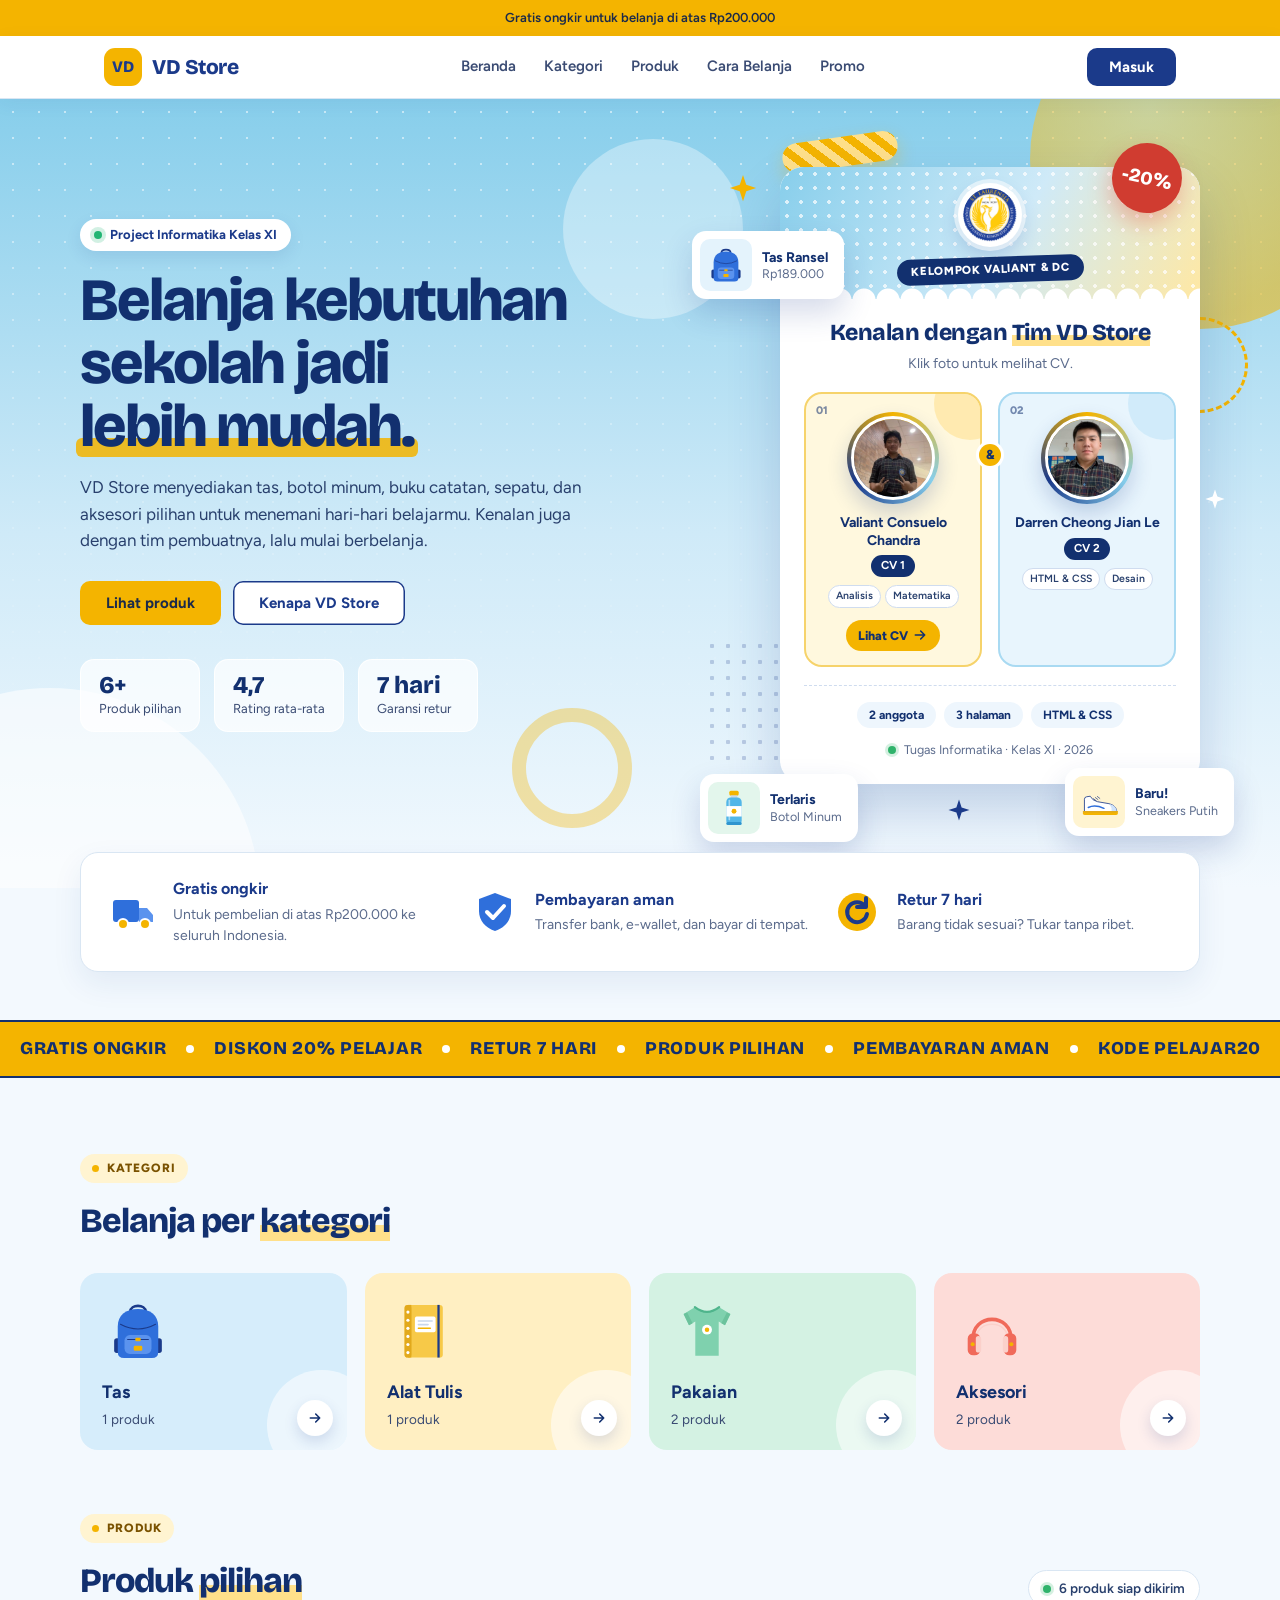
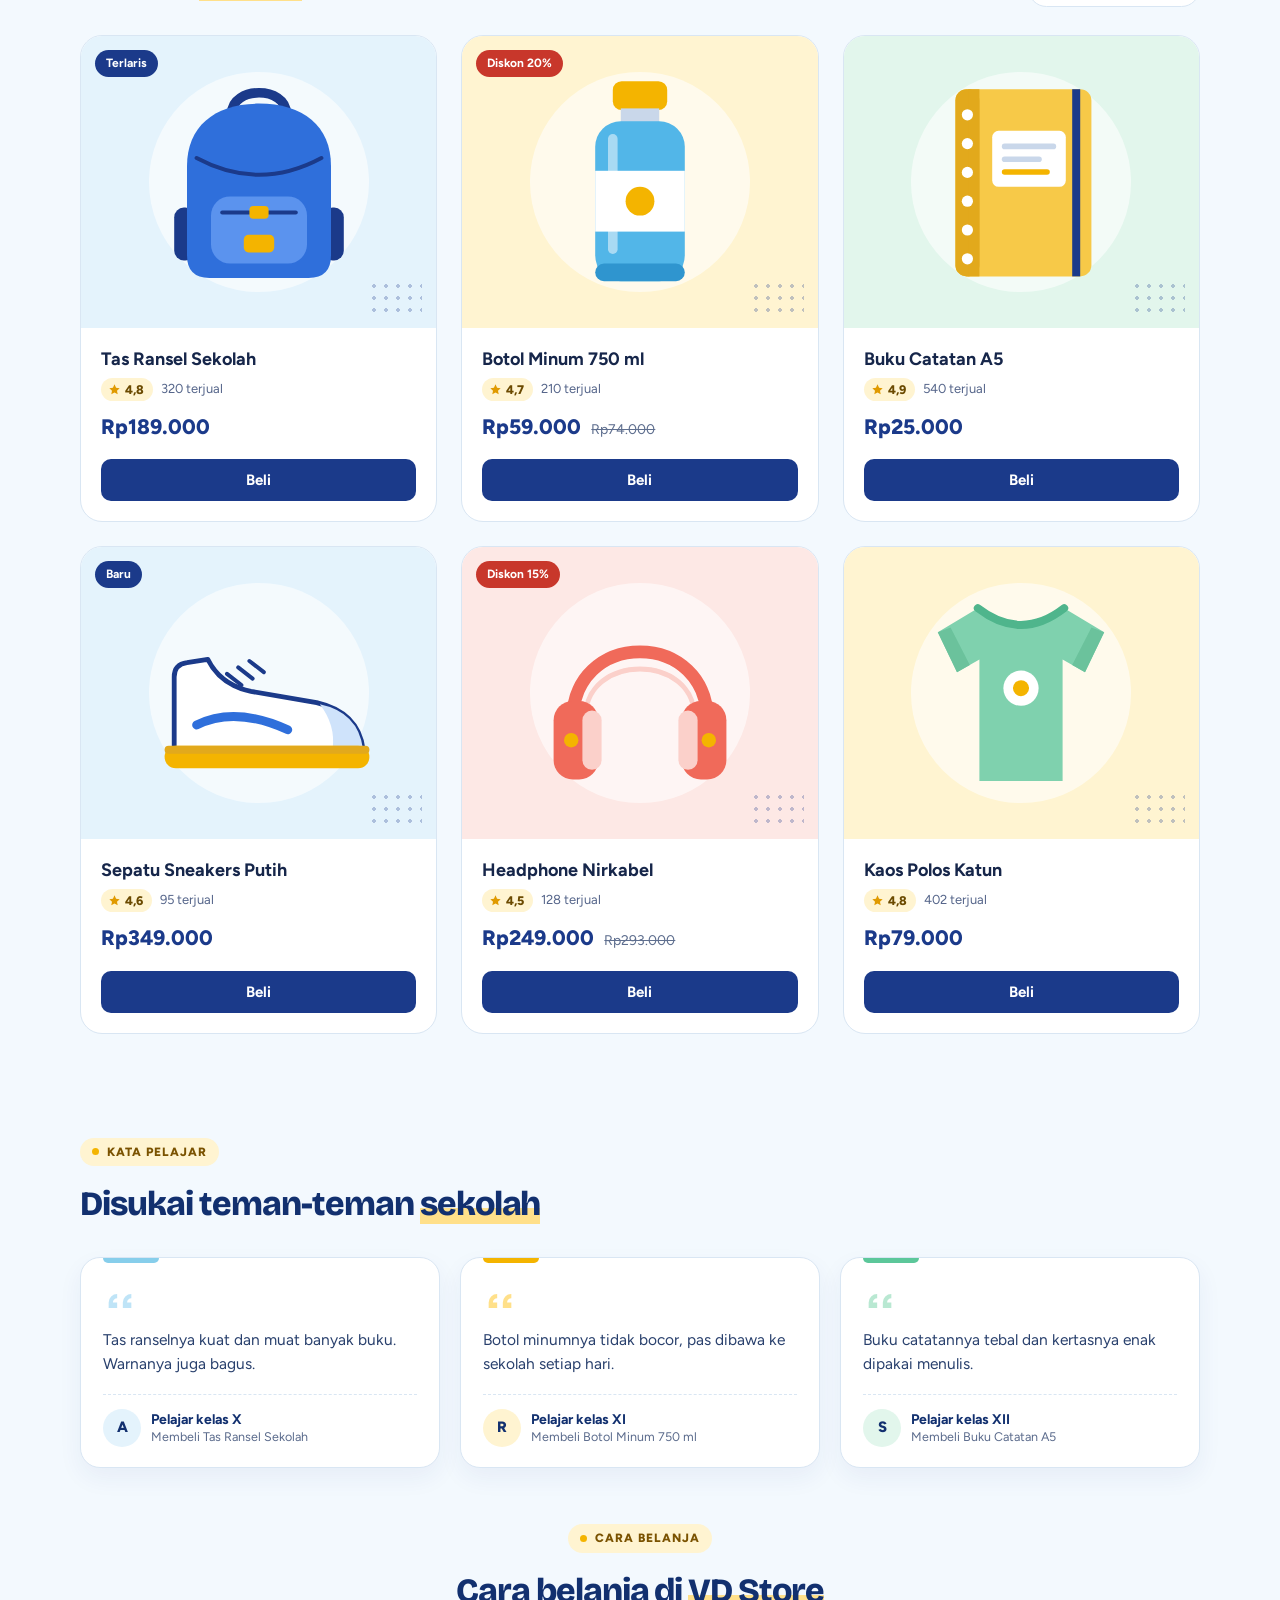
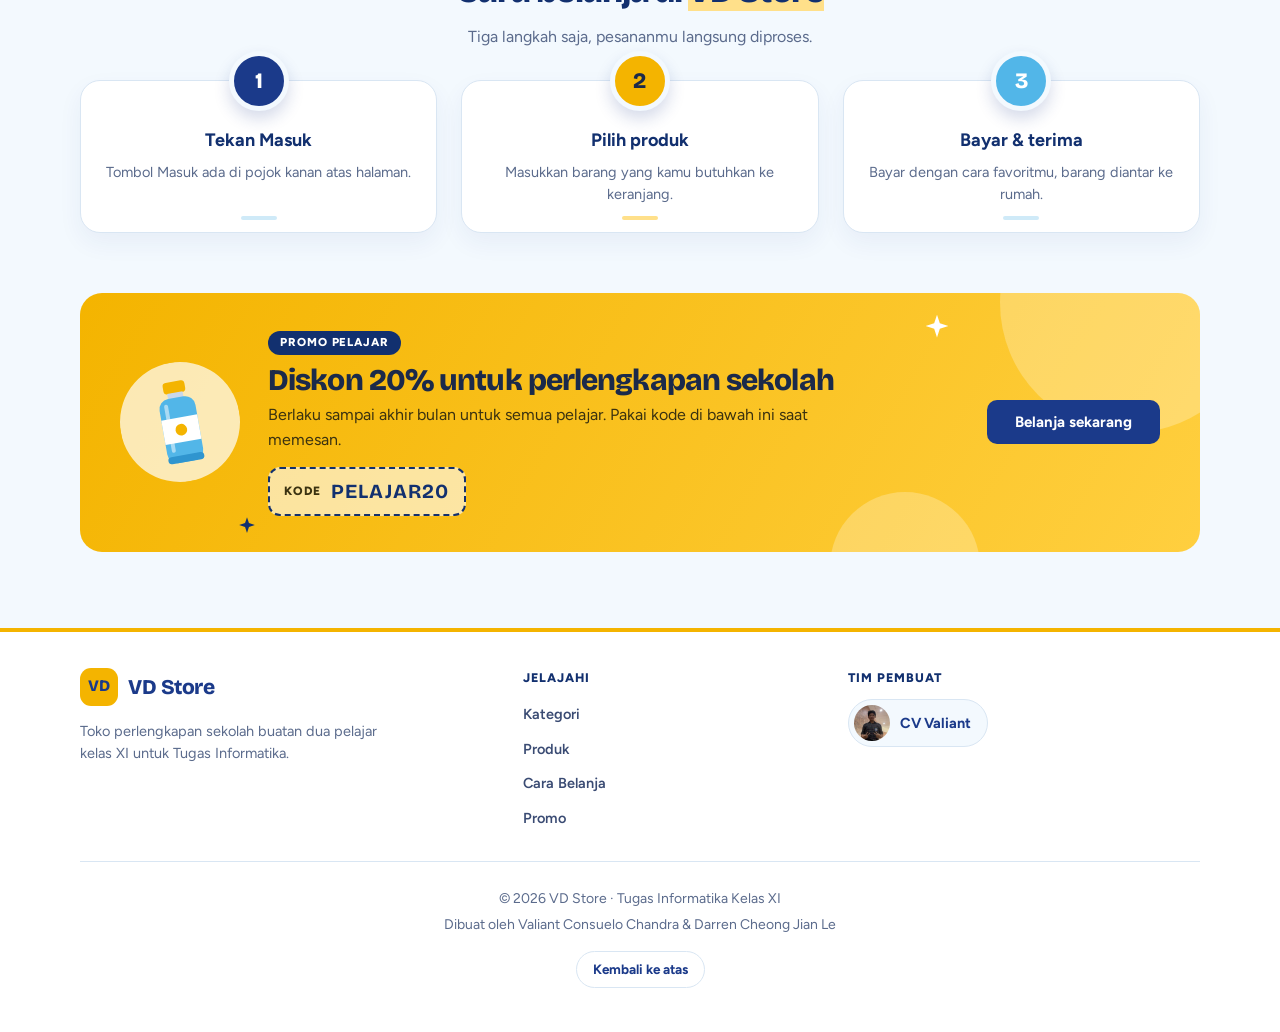
<file: index.html>
<!DOCTYPE html>
<html lang="id">
<head>
<meta charset="UTF-8">
<meta name="viewport" content="width=device-width, initial-scale=1.0">
<title>VD Store | Project E-Commerce Kelas XI</title>
<meta name="description" content="VD Store, toko online perlengkapan sekolah: tas, alat tulis, pakaian, dan aksesori. Project E-Commerce Informatika Kelas XI.">
<meta name="theme-color" content="#1b3a8a">
<link rel="icon" type="image/png" href="images/logo-sekolah.png">
<link rel="preconnect" href="https://fonts.googleapis.com">
<link rel="preconnect" href="https://fonts.gstatic.com" crossorigin>
<link href="https://fonts.googleapis.com/css2?family=Bricolage+Grotesque:opsz,wght@12..96,600..800&family=Figtree:wght@400;500;600;700&display=swap" rel="stylesheet">
<link rel="stylesheet" href="css/project.css">
</head>
<body class="valiant-dc-body">

<a class="valiant-dc-skip" href="#utama">Lewati ke konten utama</a>

<p class="valiant-dc-notice">Gratis ongkir untuk belanja di atas Rp200.000</p>

<header class="valiant-dc-header">
  <div class="valiant-dc-bar">
    <a class="valiant-dc-brand" href="index.html">
      <span class="valiant-dc-brand-mark">VD</span>
      <span class="valiant-dc-brand-name">VD Store</span>
    </a>
    <nav class="valiant-dc-nav" aria-label="Menu utama">
      <a class="valiant-dc-nav-link" href="#beranda">Beranda</a>
      <a class="valiant-dc-nav-link" href="#kategori">Kategori</a>
      <a class="valiant-dc-nav-link" href="#produk">Produk</a>
      <a class="valiant-dc-nav-link" href="#cara">Cara Belanja</a>
      <a class="valiant-dc-nav-link" href="#promo">Promo</a>
    </nav>
    <a class="valiant-dc-btn" href="cv1.html">Masuk</a>
  </div>
</header>

<main id="utama">
  <section class="valiant-dc-hero" id="beranda">
    <span class="valiant-dc-blob valiant-dc-blob-gold" aria-hidden="true"></span>
    <span class="valiant-dc-blob valiant-dc-blob-white" aria-hidden="true"></span>
    <span class="valiant-dc-blob valiant-dc-blob-sky" aria-hidden="true"></span>
    <span class="valiant-dc-ring" aria-hidden="true"></span>
    <div class="valiant-dc-hero-grid">
      <div class="valiant-dc-hero-text">
        <span class="valiant-dc-pill"><span class="valiant-dc-pill-dot"></span>Project Informatika Kelas XI</span>
        <h1 class="valiant-dc-hero-title">Belanja kebutuhan sekolah jadi <span class="valiant-dc-hl">lebih mudah.</span></h1>
        <p class="valiant-dc-hero-desc">VD Store menyediakan tas, botol minum, buku catatan, sepatu, dan aksesori pilihan untuk menemani hari-hari belajarmu. Kenalan juga dengan tim pembuatnya, lalu mulai berbelanja.</p>
        <div class="valiant-dc-hero-actions">
          <a class="valiant-dc-btn valiant-dc-btn-gold" href="#produk">Lihat produk</a>
          <a class="valiant-dc-btn valiant-dc-btn-line" href="#keunggulan">Kenapa VD Store</a>
        </div>
        <ul class="valiant-dc-stats">
          <li class="valiant-dc-stat"><strong class="valiant-dc-stat-num">6+</strong><span class="valiant-dc-stat-text">Produk pilihan</span></li>
          <li class="valiant-dc-stat"><strong class="valiant-dc-stat-num">4,7</strong><span class="valiant-dc-stat-text">Rating rata-rata</span></li>
          <li class="valiant-dc-stat"><strong class="valiant-dc-stat-num">7 hari</strong><span class="valiant-dc-stat-text">Garansi retur</span></li>
        </ul>
      </div>

      <div class="valiant-dc-login-area">
      <div class="valiant-dc-float valiant-dc-float-a" aria-hidden="true">
        <img class="valiant-dc-float-img" src="images/produk-tas.svg" alt="" width="56" height="56">
        <span class="valiant-dc-float-text"><strong class="valiant-dc-float-title">Tas Ransel</strong><span class="valiant-dc-float-sub">Rp189.000</span></span>
      </div>
      <div class="valiant-dc-float valiant-dc-float-b" aria-hidden="true">
        <img class="valiant-dc-float-img" src="images/produk-sepatu.svg" alt="" width="56" height="56">
        <span class="valiant-dc-float-text"><strong class="valiant-dc-float-title">Baru!</strong><span class="valiant-dc-float-sub">Sneakers Putih</span></span>
      </div>
      <div class="valiant-dc-float valiant-dc-float-c" aria-hidden="true">
        <img class="valiant-dc-float-img" src="images/produk-botol.svg" alt="" width="56" height="56">
        <span class="valiant-dc-float-text"><strong class="valiant-dc-float-title">Terlaris</strong><span class="valiant-dc-float-sub">Botol Minum</span></span>
      </div>
      <span class="valiant-dc-sticker" aria-hidden="true">-20%</span>
      <span class="valiant-dc-deco valiant-dc-deco-dots" aria-hidden="true"></span>
      <span class="valiant-dc-deco valiant-dc-deco-ring" aria-hidden="true"></span>
      <span class="valiant-dc-deco valiant-dc-deco-pill" aria-hidden="true"></span>
      <svg class="valiant-dc-deco valiant-dc-deco-star valiant-dc-deco-star-a" viewBox="0 0 24 24" aria-hidden="true"><path d="M12 1.5l2.6 7.9 7.9 2.6-7.9 2.6L12 22.5l-2.6-7.9L1.5 12l7.9-2.6z"/></svg>
      <svg class="valiant-dc-deco valiant-dc-deco-star valiant-dc-deco-star-b" viewBox="0 0 24 24" aria-hidden="true"><path d="M12 1.5l2.6 7.9 7.9 2.6-7.9 2.6L12 22.5l-2.6-7.9L1.5 12l7.9-2.6z"/></svg>
      <svg class="valiant-dc-deco valiant-dc-deco-star valiant-dc-deco-star-c" viewBox="0 0 24 24" aria-hidden="true"><path d="M12 1.5l2.6 7.9 7.9 2.6-7.9 2.6L12 22.5l-2.6-7.9L1.5 12l7.9-2.6z"/></svg>
      <svg class="valiant-dc-deco valiant-dc-deco-squiggle" viewBox="0 0 120 24" aria-hidden="true"><path d="M2 12c10-12 20-12 30 0s20 12 30 0 20-12 30 0 20 12 26 4"/></svg>

      <section class="valiant-dc-tim" id="masuk" aria-labelledby="tim-judul">
        <div class="valiant-dc-tim-top">
          <span class="valiant-dc-tim-wave" aria-hidden="true"></span>
          <img class="valiant-dc-tim-logo" src="images/logo-sekolah.png" alt="Logo SMA Santa Laurensia" width="64" height="64">
          <span class="valiant-dc-tim-ribbon">Kelompok VALIANT &amp; DC</span>
        </div>
        <div class="valiant-dc-tim-body">
          <h2 class="valiant-dc-tim-title" id="tim-judul">Kenalan dengan <span class="valiant-dc-tim-mark">Tim VD Store</span></h2>
          <p class="valiant-dc-tim-sub">Klik foto untuk melihat CV.</p>

          <ul class="valiant-dc-tim-list">
            <li class="valiant-dc-tim-item">
              <a class="valiant-dc-member valiant-dc-member-gold" href="cv1.html">
                <span class="valiant-dc-member-num" aria-hidden="true">01</span>
                <span class="valiant-dc-member-photo-wrap">
                  <img class="valiant-dc-member-photo" src="images/valiant.jpg" alt="Foto Valiant Consuelo Chandra" width="96" height="96">
                </span>
                <strong class="valiant-dc-member-name">Valiant Consuelo Chandra</strong>
                <span class="valiant-dc-member-role">CV 1</span>
                <span class="valiant-dc-member-tags" aria-hidden="true"><span class="valiant-dc-member-tag">Analisis</span><span class="valiant-dc-member-tag">Matematika</span></span>
                <span class="valiant-dc-member-go">Lihat CV <svg class="valiant-dc-arrow" viewBox="0 0 24 24" aria-hidden="true"><path d="M5 12h14M13 6l6 6-6 6"/></svg></span>
              </a>
            </li>
            <li class="valiant-dc-tim-item">
              <div class="valiant-dc-member valiant-dc-member-sky">
                <span class="valiant-dc-member-num" aria-hidden="true">02</span>
                <span class="valiant-dc-member-photo-wrap">
                  <img class="valiant-dc-member-photo" src="images/darren.jpg" alt="Foto Darren Cheong Jian Le" width="96" height="96">
                </span>
                <strong class="valiant-dc-member-name">Darren Cheong Jian Le</strong>
                <span class="valiant-dc-member-role">CV 2</span>
                <span class="valiant-dc-member-tags" aria-hidden="true"><span class="valiant-dc-member-tag">HTML &amp; CSS</span><span class="valiant-dc-member-tag">Desain</span></span>
              </div>
            </li>
          </ul>

          <ul class="valiant-dc-tim-chips">
            <li class="valiant-dc-tim-chip">2 anggota</li>
            <li class="valiant-dc-tim-chip">3 halaman</li>
            <li class="valiant-dc-tim-chip">HTML &amp; CSS</li>
          </ul>
          <p class="valiant-dc-tim-note"><span class="valiant-dc-tim-dot" aria-hidden="true"></span>Tugas Informatika &middot; Kelas XI &middot; 2026</p>
        </div>
      </section>
      </div>
    </div>
  </section>

  <section class="valiant-dc-perks" id="keunggulan">
    <ul class="valiant-dc-perks-list">
      <li class="valiant-dc-perk">
        <img class="valiant-dc-perk-icon" src="images/ikon-ongkir.svg" alt="" width="48" height="48">
        <div>
          <h3 class="valiant-dc-perk-title">Gratis ongkir</h3>
          <p class="valiant-dc-perk-text">Untuk pembelian di atas Rp200.000 ke seluruh Indonesia.</p>
        </div>
      </li>
      <li class="valiant-dc-perk">
        <img class="valiant-dc-perk-icon" src="images/ikon-aman.svg" alt="" width="48" height="48">
        <div>
          <h3 class="valiant-dc-perk-title">Pembayaran aman</h3>
          <p class="valiant-dc-perk-text">Transfer bank, e-wallet, dan bayar di tempat.</p>
        </div>
      </li>
      <li class="valiant-dc-perk">
        <img class="valiant-dc-perk-icon" src="images/ikon-retur.svg" alt="" width="48" height="48">
        <div>
          <h3 class="valiant-dc-perk-title">Retur 7 hari</h3>
          <p class="valiant-dc-perk-text">Barang tidak sesuai? Tukar tanpa ribet.</p>
        </div>
      </li>
    </ul>
  </section>

  <div class="valiant-dc-ticker" aria-hidden="true">
    <div class="valiant-dc-ticker-track">
      <div class="valiant-dc-ticker-group"><span class="valiant-dc-ticker-item">Gratis ongkir</span><span class="valiant-dc-ticker-dot"></span><span class="valiant-dc-ticker-item">Diskon 20% pelajar</span><span class="valiant-dc-ticker-dot"></span><span class="valiant-dc-ticker-item">Retur 7 hari</span><span class="valiant-dc-ticker-dot"></span><span class="valiant-dc-ticker-item">Produk pilihan</span><span class="valiant-dc-ticker-dot"></span><span class="valiant-dc-ticker-item">Pembayaran aman</span><span class="valiant-dc-ticker-dot"></span><span class="valiant-dc-ticker-item">Kode PELAJAR20</span><span class="valiant-dc-ticker-dot"></span><span class="valiant-dc-ticker-item">Gratis ongkir</span><span class="valiant-dc-ticker-dot"></span><span class="valiant-dc-ticker-item">Diskon 20% pelajar</span><span class="valiant-dc-ticker-dot"></span><span class="valiant-dc-ticker-item">Retur 7 hari</span><span class="valiant-dc-ticker-dot"></span><span class="valiant-dc-ticker-item">Produk pilihan</span><span class="valiant-dc-ticker-dot"></span><span class="valiant-dc-ticker-item">Pembayaran aman</span><span class="valiant-dc-ticker-dot"></span><span class="valiant-dc-ticker-item">Kode PELAJAR20</span><span class="valiant-dc-ticker-dot"></span></div>
      <div class="valiant-dc-ticker-group"><span class="valiant-dc-ticker-item">Gratis ongkir</span><span class="valiant-dc-ticker-dot"></span><span class="valiant-dc-ticker-item">Diskon 20% pelajar</span><span class="valiant-dc-ticker-dot"></span><span class="valiant-dc-ticker-item">Retur 7 hari</span><span class="valiant-dc-ticker-dot"></span><span class="valiant-dc-ticker-item">Produk pilihan</span><span class="valiant-dc-ticker-dot"></span><span class="valiant-dc-ticker-item">Pembayaran aman</span><span class="valiant-dc-ticker-dot"></span><span class="valiant-dc-ticker-item">Kode PELAJAR20</span><span class="valiant-dc-ticker-dot"></span><span class="valiant-dc-ticker-item">Gratis ongkir</span><span class="valiant-dc-ticker-dot"></span><span class="valiant-dc-ticker-item">Diskon 20% pelajar</span><span class="valiant-dc-ticker-dot"></span><span class="valiant-dc-ticker-item">Retur 7 hari</span><span class="valiant-dc-ticker-dot"></span><span class="valiant-dc-ticker-item">Produk pilihan</span><span class="valiant-dc-ticker-dot"></span><span class="valiant-dc-ticker-item">Pembayaran aman</span><span class="valiant-dc-ticker-dot"></span><span class="valiant-dc-ticker-item">Kode PELAJAR20</span><span class="valiant-dc-ticker-dot"></span></div>
    </div>
  </div>

  <section class="valiant-dc-cats" id="kategori">
    <div class="valiant-dc-wrap">
      <p class="valiant-dc-eyebrow">Kategori</p>
      <h2 class="valiant-dc-heading">Belanja per <span class="valiant-dc-mark">kategori</span></h2>
      <ul class="valiant-dc-cat-list">
        <li><a class="valiant-dc-cat valiant-dc-cat-sky" href="#produk"><img class="valiant-dc-cat-img" src="images/produk-tas.svg" alt="" width="72" height="72"><span class="valiant-dc-cat-name">Tas</span><span class="valiant-dc-cat-count">1 produk</span><span class="valiant-dc-cat-go"><svg class="valiant-dc-arrow" viewBox="0 0 24 24" aria-hidden="true"><path d="M5 12h14M13 6l6 6-6 6"/></svg></span></a></li>
        <li><a class="valiant-dc-cat valiant-dc-cat-gold" href="#produk"><img class="valiant-dc-cat-img" src="images/produk-buku.svg" alt="" width="72" height="72"><span class="valiant-dc-cat-name">Alat Tulis</span><span class="valiant-dc-cat-count">1 produk</span><span class="valiant-dc-cat-go"><svg class="valiant-dc-arrow" viewBox="0 0 24 24" aria-hidden="true"><path d="M5 12h14M13 6l6 6-6 6"/></svg></span></a></li>
        <li><a class="valiant-dc-cat valiant-dc-cat-mint" href="#produk"><img class="valiant-dc-cat-img" src="images/produk-kaos.svg" alt="" width="72" height="72"><span class="valiant-dc-cat-name">Pakaian</span><span class="valiant-dc-cat-count">2 produk</span><span class="valiant-dc-cat-go"><svg class="valiant-dc-arrow" viewBox="0 0 24 24" aria-hidden="true"><path d="M5 12h14M13 6l6 6-6 6"/></svg></span></a></li>
        <li><a class="valiant-dc-cat valiant-dc-cat-rose" href="#produk"><img class="valiant-dc-cat-img" src="images/produk-headphone.svg" alt="" width="72" height="72"><span class="valiant-dc-cat-name">Aksesori</span><span class="valiant-dc-cat-count">2 produk</span><span class="valiant-dc-cat-go"><svg class="valiant-dc-arrow" viewBox="0 0 24 24" aria-hidden="true"><path d="M5 12h14M13 6l6 6-6 6"/></svg></span></a></li>
      </ul>
    </div>
  </section>

  <section class="valiant-dc-shop" id="produk">
    <div class="valiant-dc-wrap">
      <div class="valiant-dc-shop-head">
        <div>
          <p class="valiant-dc-eyebrow">Produk</p>
          <h2 class="valiant-dc-heading">Produk <span class="valiant-dc-mark">pilihan</span></h2>
        </div>
        <p class="valiant-dc-shop-note"><span class="valiant-dc-shop-dot"></span>6 produk siap dikirim</p>
      </div>
      <div class="valiant-dc-grid">
        <article class="valiant-dc-product">
          <div class="valiant-dc-product-pic valiant-dc-tone-sky">
            <span class="valiant-dc-tag">Terlaris</span>
            <img class="valiant-dc-product-img" src="images/produk-tas.svg" alt="Tas ransel biru" width="320" height="320">
          </div>
          <div class="valiant-dc-product-body">
            <h3 class="valiant-dc-product-name">Tas Ransel Sekolah</h3>
            <p class="valiant-dc-product-meta"><span class="valiant-dc-rate"><svg class="valiant-dc-rate-star" viewBox="0 0 24 24" aria-hidden="true"><path d="M12 2.5l2.9 6.2 6.6.8-4.9 4.6 1.3 6.6L12 17.4l-5.9 3.3 1.3-6.6-4.9-4.6 6.6-.8z"/></svg>4,8</span><span class="valiant-dc-sold">320 terjual</span></p>
            <p class="valiant-dc-price"><strong class="valiant-dc-price-now">Rp189.000</strong></p>
            <a class="valiant-dc-btn valiant-dc-btn-full" href="#masuk">Beli</a>
          </div>
        </article>

        <article class="valiant-dc-product">
          <div class="valiant-dc-product-pic valiant-dc-tone-gold">
            <span class="valiant-dc-tag valiant-dc-tag-red">Diskon 20%</span>
            <img class="valiant-dc-product-img" src="images/produk-botol.svg" alt="Botol minum biru muda" width="320" height="320">
          </div>
          <div class="valiant-dc-product-body">
            <h3 class="valiant-dc-product-name">Botol Minum 750 ml</h3>
            <p class="valiant-dc-product-meta"><span class="valiant-dc-rate"><svg class="valiant-dc-rate-star" viewBox="0 0 24 24" aria-hidden="true"><path d="M12 2.5l2.9 6.2 6.6.8-4.9 4.6 1.3 6.6L12 17.4l-5.9 3.3 1.3-6.6-4.9-4.6 6.6-.8z"/></svg>4,7</span><span class="valiant-dc-sold">210 terjual</span></p>
            <p class="valiant-dc-price"><strong class="valiant-dc-price-now">Rp59.000</strong> <s class="valiant-dc-price-old">Rp74.000</s></p>
            <a class="valiant-dc-btn valiant-dc-btn-full" href="#masuk">Beli</a>
          </div>
        </article>

        <article class="valiant-dc-product">
          <div class="valiant-dc-product-pic valiant-dc-tone-mint">
            <img class="valiant-dc-product-img" src="images/produk-buku.svg" alt="Buku catatan kuning" width="320" height="320">
          </div>
          <div class="valiant-dc-product-body">
            <h3 class="valiant-dc-product-name">Buku Catatan A5</h3>
            <p class="valiant-dc-product-meta"><span class="valiant-dc-rate"><svg class="valiant-dc-rate-star" viewBox="0 0 24 24" aria-hidden="true"><path d="M12 2.5l2.9 6.2 6.6.8-4.9 4.6 1.3 6.6L12 17.4l-5.9 3.3 1.3-6.6-4.9-4.6 6.6-.8z"/></svg>4,9</span><span class="valiant-dc-sold">540 terjual</span></p>
            <p class="valiant-dc-price"><strong class="valiant-dc-price-now">Rp25.000</strong></p>
            <a class="valiant-dc-btn valiant-dc-btn-full" href="#masuk">Beli</a>
          </div>
        </article>

        <article class="valiant-dc-product">
          <div class="valiant-dc-product-pic valiant-dc-tone-sky">
            <span class="valiant-dc-tag">Baru</span>
            <img class="valiant-dc-product-img" src="images/produk-sepatu.svg" alt="Sepatu sneakers putih" width="320" height="320">
          </div>
          <div class="valiant-dc-product-body">
            <h3 class="valiant-dc-product-name">Sepatu Sneakers Putih</h3>
            <p class="valiant-dc-product-meta"><span class="valiant-dc-rate"><svg class="valiant-dc-rate-star" viewBox="0 0 24 24" aria-hidden="true"><path d="M12 2.5l2.9 6.2 6.6.8-4.9 4.6 1.3 6.6L12 17.4l-5.9 3.3 1.3-6.6-4.9-4.6 6.6-.8z"/></svg>4,6</span><span class="valiant-dc-sold">95 terjual</span></p>
            <p class="valiant-dc-price"><strong class="valiant-dc-price-now">Rp349.000</strong></p>
            <a class="valiant-dc-btn valiant-dc-btn-full" href="#masuk">Beli</a>
          </div>
        </article>

        <article class="valiant-dc-product">
          <div class="valiant-dc-product-pic valiant-dc-tone-rose">
            <span class="valiant-dc-tag valiant-dc-tag-red">Diskon 15%</span>
            <img class="valiant-dc-product-img" src="images/produk-headphone.svg" alt="Headphone nirkabel merah muda" width="320" height="320">
          </div>
          <div class="valiant-dc-product-body">
            <h3 class="valiant-dc-product-name">Headphone Nirkabel</h3>
            <p class="valiant-dc-product-meta"><span class="valiant-dc-rate"><svg class="valiant-dc-rate-star" viewBox="0 0 24 24" aria-hidden="true"><path d="M12 2.5l2.9 6.2 6.6.8-4.9 4.6 1.3 6.6L12 17.4l-5.9 3.3 1.3-6.6-4.9-4.6 6.6-.8z"/></svg>4,5</span><span class="valiant-dc-sold">128 terjual</span></p>
            <p class="valiant-dc-price"><strong class="valiant-dc-price-now">Rp249.000</strong> <s class="valiant-dc-price-old">Rp293.000</s></p>
            <a class="valiant-dc-btn valiant-dc-btn-full" href="#masuk">Beli</a>
          </div>
        </article>

        <article class="valiant-dc-product">
          <div class="valiant-dc-product-pic valiant-dc-tone-gold">
            <img class="valiant-dc-product-img" src="images/produk-kaos.svg" alt="Kaos polos hijau mint" width="320" height="320">
          </div>
          <div class="valiant-dc-product-body">
            <h3 class="valiant-dc-product-name">Kaos Polos Katun</h3>
            <p class="valiant-dc-product-meta"><span class="valiant-dc-rate"><svg class="valiant-dc-rate-star" viewBox="0 0 24 24" aria-hidden="true"><path d="M12 2.5l2.9 6.2 6.6.8-4.9 4.6 1.3 6.6L12 17.4l-5.9 3.3 1.3-6.6-4.9-4.6 6.6-.8z"/></svg>4,8</span><span class="valiant-dc-sold">402 terjual</span></p>
            <p class="valiant-dc-price"><strong class="valiant-dc-price-now">Rp79.000</strong></p>
            <a class="valiant-dc-btn valiant-dc-btn-full" href="#masuk">Beli</a>
          </div>
        </article>
      </div>
    </div>
  </section>

  <section class="valiant-dc-voices" aria-labelledby="suara-judul">
    <div class="valiant-dc-wrap">
      <p class="valiant-dc-eyebrow">Kata pelajar</p>
      <h2 class="valiant-dc-heading" id="suara-judul">Disukai teman-teman <span class="valiant-dc-mark">sekolah</span></h2>
      <ul class="valiant-dc-quote-list">
        <li class="valiant-dc-quote valiant-dc-quote-sky">
          <svg class="valiant-dc-quote-mark" viewBox="0 0 24 24" aria-hidden="true"><path d="M4 17v-4a6 6 0 016-6v3a3 3 0 00-3 3h3v4zm10 0v-4a6 6 0 016-6v3a3 3 0 00-3 3h3v4z"/></svg>
          <p class="valiant-dc-quote-text">Tas ranselnya kuat dan muat banyak buku. Warnanya juga bagus.</p>
          <p class="valiant-dc-quote-by"><span class="valiant-dc-quote-ava" aria-hidden="true">A</span><span class="valiant-dc-quote-who"><strong class="valiant-dc-quote-name">Pelajar kelas X</strong><span class="valiant-dc-quote-role">Membeli Tas Ransel Sekolah</span></span></p>
        </li>
        <li class="valiant-dc-quote valiant-dc-quote-gold">
          <svg class="valiant-dc-quote-mark" viewBox="0 0 24 24" aria-hidden="true"><path d="M4 17v-4a6 6 0 016-6v3a3 3 0 00-3 3h3v4zm10 0v-4a6 6 0 016-6v3a3 3 0 00-3 3h3v4z"/></svg>
          <p class="valiant-dc-quote-text">Botol minumnya tidak bocor, pas dibawa ke sekolah setiap hari.</p>
          <p class="valiant-dc-quote-by"><span class="valiant-dc-quote-ava" aria-hidden="true">R</span><span class="valiant-dc-quote-who"><strong class="valiant-dc-quote-name">Pelajar kelas XI</strong><span class="valiant-dc-quote-role">Membeli Botol Minum 750 ml</span></span></p>
        </li>
        <li class="valiant-dc-quote valiant-dc-quote-mint">
          <svg class="valiant-dc-quote-mark" viewBox="0 0 24 24" aria-hidden="true"><path d="M4 17v-4a6 6 0 016-6v3a3 3 0 00-3 3h3v4zm10 0v-4a6 6 0 016-6v3a3 3 0 00-3 3h3v4z"/></svg>
          <p class="valiant-dc-quote-text">Buku catatannya tebal dan kertasnya enak dipakai menulis.</p>
          <p class="valiant-dc-quote-by"><span class="valiant-dc-quote-ava" aria-hidden="true">S</span><span class="valiant-dc-quote-who"><strong class="valiant-dc-quote-name">Pelajar kelas XII</strong><span class="valiant-dc-quote-role">Membeli Buku Catatan A5</span></span></p>
        </li>
      </ul>
    </div>
  </section>

  <section class="valiant-dc-steps" id="cara">
    <div class="valiant-dc-wrap">
      <p class="valiant-dc-eyebrow valiant-dc-eyebrow-center">Cara belanja</p>
      <h2 class="valiant-dc-heading valiant-dc-heading-center">Cara belanja di <span class="valiant-dc-mark">VD Store</span></h2>
      <p class="valiant-dc-steps-sub">Tiga langkah saja, pesananmu langsung diproses.</p>
      <ol class="valiant-dc-step-list valiant-dc-step-cards">
        <li class="valiant-dc-step"><span class="valiant-dc-step-num">1</span><h3 class="valiant-dc-step-title">Tekan Masuk</h3><p class="valiant-dc-step-text">Tombol Masuk ada di pojok kanan atas halaman.</p></li>
        <li class="valiant-dc-step"><span class="valiant-dc-step-num">2</span><h3 class="valiant-dc-step-title">Pilih produk</h3><p class="valiant-dc-step-text">Masukkan barang yang kamu butuhkan ke keranjang.</p></li>
        <li class="valiant-dc-step"><span class="valiant-dc-step-num">3</span><h3 class="valiant-dc-step-title">Bayar &amp; terima</h3><p class="valiant-dc-step-text">Bayar dengan cara favoritmu, barang diantar ke rumah.</p></li>
      </ol>
    </div>
  </section>

  <section class="valiant-dc-promo" id="promo">
    <div class="valiant-dc-promo-box">
      <span class="valiant-dc-promo-circle valiant-dc-promo-circle-a" aria-hidden="true"></span>
      <span class="valiant-dc-promo-circle valiant-dc-promo-circle-b" aria-hidden="true"></span>
      <img class="valiant-dc-promo-img" src="images/produk-botol.svg" alt="" width="140" height="140">
      <svg class="valiant-dc-promo-star valiant-dc-promo-star-a" viewBox="0 0 24 24" aria-hidden="true"><path d="M12 1.5l2.6 7.9 7.9 2.6-7.9 2.6L12 22.5l-2.6-7.9L1.5 12l7.9-2.6z"/></svg>
      <svg class="valiant-dc-promo-star valiant-dc-promo-star-b" viewBox="0 0 24 24" aria-hidden="true"><path d="M12 1.5l2.6 7.9 7.9 2.6-7.9 2.6L12 22.5l-2.6-7.9L1.5 12l7.9-2.6z"/></svg>
      <div class="valiant-dc-promo-body">
        <p class="valiant-dc-promo-label">Promo pelajar</p>
        <h2 class="valiant-dc-promo-title">Diskon 20% untuk perlengkapan sekolah</h2>
        <p class="valiant-dc-promo-text">Berlaku sampai akhir bulan untuk semua pelajar. Pakai kode di bawah ini saat memesan.</p>
        <p class="valiant-dc-coupon"><span class="valiant-dc-coupon-label">Kode</span><strong class="valiant-dc-coupon-code">PELAJAR20</strong></p>
      </div>
      <a class="valiant-dc-btn valiant-dc-promo-btn" href="#produk">Belanja sekarang</a>
    </div>
  </section>
</main>

<footer class="valiant-dc-footer">
  <div class="valiant-dc-footer-grid">
    <div class="valiant-dc-footer-col">
      <a class="valiant-dc-brand" href="index.html">
        <span class="valiant-dc-brand-mark">VD</span>
        <span class="valiant-dc-brand-name">VD Store</span>
      </a>
      <p class="valiant-dc-footer-about">Toko perlengkapan sekolah buatan dua pelajar kelas XI untuk Tugas Informatika.</p>
    </div>
    <div class="valiant-dc-footer-col">
      <h2 class="valiant-dc-footer-title">Jelajahi</h2>
      <ul class="valiant-dc-footer-menu">
        <li><a class="valiant-dc-footer-nav" href="#kategori">Kategori</a></li>
        <li><a class="valiant-dc-footer-nav" href="#produk">Produk</a></li>
        <li><a class="valiant-dc-footer-nav" href="#cara">Cara Belanja</a></li>
        <li><a class="valiant-dc-footer-nav" href="#promo">Promo</a></li>
      </ul>
    </div>
    <div class="valiant-dc-footer-col">
      <h2 class="valiant-dc-footer-title">Tim pembuat</h2>
      <p class="valiant-dc-footer-links">
        <a class="valiant-dc-footer-link" href="cv1.html"><img class="valiant-dc-footer-ava" src="images/valiant.jpg" alt="" width="36" height="36">CV Valiant</a>
      </p>
    </div>
  </div>
  <div class="valiant-dc-footer-box">
    <p class="valiant-dc-footer-text">&copy; 2026 VD Store &middot; Tugas Informatika Kelas XI</p>
    <p class="valiant-dc-footer-text">Dibuat oleh Valiant Consuelo Chandra &amp; Darren Cheong Jian Le</p>
    <a class="valiant-dc-footer-top" href="#beranda">Kembali ke atas</a>
  </div>
</footer>

</body>
</html>
</file>
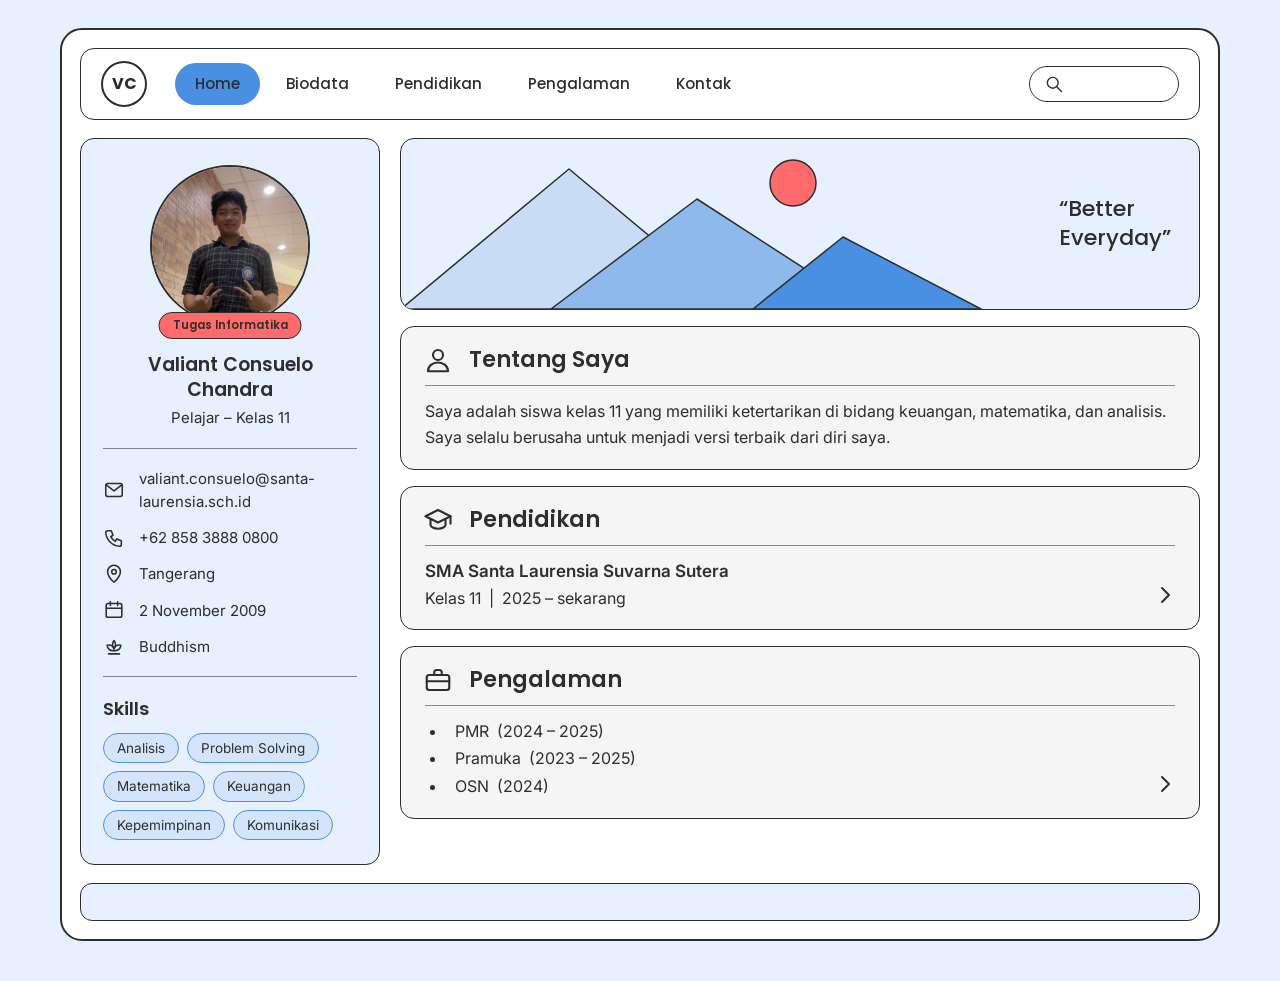
<file: cv1.html>
<!DOCTYPE html>
<html lang="id">
<head>
<meta charset="UTF-8">
<meta name="viewport" content="width=device-width, initial-scale=1.0">
<title>CV Valiant Consuelo Chandra | Tugas Informatika</title>
<link rel="icon" type="image/png" href="images/logo-sekolah.png">
<link rel="preconnect" href="https://fonts.googleapis.com">
<link rel="preconnect" href="https://fonts.gstatic.com" crossorigin>
<link href="https://fonts.googleapis.com/css2?family=Inter:wght@400;500;600&family=Poppins:wght@500;600;700&display=swap" rel="stylesheet">
<link rel="stylesheet" href="css/cv1.css">
</head>
<body class="valiant-body" id="home">
<div class="valiant-frame">

  <header class="valiant-header">
    <a class="valiant-logo" href="#home" aria-label="Kembali ke atas">VC</a>
    <nav class="valiant-menu" aria-label="Menu utama">
      <a class="valiant-menu-link valiant-menu-active" href="#home">Home</a>
      <a class="valiant-menu-link" href="#biodata">Biodata</a>
      <a class="valiant-menu-link" href="#pendidikan">Pendidikan</a>
      <a class="valiant-menu-link" href="#pengalaman">Pengalaman</a>
      <a class="valiant-menu-link" href="#kontak">Kontak</a>
    </nav>
    <label class="valiant-search">
      <svg class="valiant-ico" viewBox="0 0 24 24" aria-hidden="true"><circle cx="10.5" cy="10.5" r="6.5"/><path d="M15.5 15.5L21 21"/></svg>
      <input class="valiant-search-input" type="search" aria-label="Cari">
    </label>
  </header>

  <div class="valiant-layout">

    <aside class="valiant-side" id="biodata">
      <div class="valiant-avatar-wrap">
        <a class="valiant-avatar-link" href="index.html" title="Kembali ke VD Store">
          <img class="valiant-avatar" src="images/valiant.jpg" alt="Foto Valiant Consuelo Chandra" width="160" height="160">
        </a>
        <a class="valiant-badge" href="index.html">Tugas Informatika</a>
      </div>
      <h1 class="valiant-name">Valiant Consuelo Chandra</h1>
      <p class="valiant-role">Pelajar &ndash; Kelas 11</p>

      <hr class="valiant-line">

      <ul class="valiant-info" id="kontak">
        <li class="valiant-info-item">
          <svg class="valiant-ico" viewBox="0 0 24 24" aria-hidden="true"><rect x="3" y="5" width="18" height="14" rx="2"/><path d="M3.5 6.5L12 13l8.5-6.5"/></svg>
          <span class="valiant-info-text">valiant.consuelo@santa-laurensia.sch.id</span>
        </li>
        <li class="valiant-info-item">
          <svg class="valiant-ico" viewBox="0 0 24 24" aria-hidden="true"><path d="M5 4h4l2 5-2.5 1.5a11 11 0 0 0 5 5L15 13l5 2v4a2 2 0 0 1-2 2A16 16 0 0 1 3 6a2 2 0 0 1 2-2z"/></svg>
          <span class="valiant-info-text">+62 858 3888 0800</span>
        </li>
        <li class="valiant-info-item">
          <svg class="valiant-ico" viewBox="0 0 24 24" aria-hidden="true"><path d="M12 21s-7-6.2-7-11.5a7 7 0 0 1 14 0C19 14.8 12 21 12 21z"/><circle cx="12" cy="9.5" r="2.5"/></svg>
          <span class="valiant-info-text">Tangerang</span>
        </li>
        <li class="valiant-info-item">
          <svg class="valiant-ico" viewBox="0 0 24 24" aria-hidden="true"><rect x="3.5" y="5" width="17" height="15" rx="2"/><path d="M3.5 10h17M8 3v4M16 3v4"/></svg>
          <span class="valiant-info-text">2 November 2009</span>
        </li>
        <li class="valiant-info-item">
          <svg class="valiant-ico" viewBox="0 0 24 24" aria-hidden="true"><path d="M12 5c2 2.5 2.6 5.2 0 9c-2.6-3.8-2-6.5 0-9z"/><path d="M12 14c-1-3.2-4.2-4.4-7.5-4c.2 3.8 3 6.4 7.5 6"/><path d="M12 14c1-3.2 4.2-4.4 7.5-4c-.2 3.8-3 6.4-7.5 6"/><path d="M6 19.5h12"/></svg>
          <span class="valiant-info-text">Buddhism</span>
        </li>
      </ul>

      <hr class="valiant-line">

      <h2 class="valiant-side-title">Skills</h2>
      <ul class="valiant-chips">
        <li class="valiant-chip">Analisis</li>
        <li class="valiant-chip">Problem Solving</li>
        <li class="valiant-chip">Matematika</li>
        <li class="valiant-chip">Keuangan</li>
        <li class="valiant-chip">Kepemimpinan</li>
        <li class="valiant-chip">Komunikasi</li>
      </ul>
    </aside>

    <main class="valiant-main">

      <section class="valiant-banner" aria-label="Banner">
        <img class="valiant-banner-img" src="images/banner-gunung.svg" alt="" width="600" height="170">
        <p class="valiant-quote">&ldquo;Better<br>Everyday&rdquo;</p>
      </section>

      <section class="valiant-card" id="tentang">
        <div class="valiant-card-head">
          <svg class="valiant-ico valiant-ico-lg" viewBox="0 0 24 24" aria-hidden="true"><circle cx="12" cy="8" r="4"/><path d="M4 21c0-4.4 3.6-7 8-7s8 2.6 8 7z"/></svg>
          <h2 class="valiant-card-title">Tentang Saya</h2>
        </div>
        <p class="valiant-card-text">Saya adalah siswa kelas 11 yang memiliki ketertarikan di bidang keuangan, matematika, dan analisis. Saya selalu berusaha untuk menjadi versi terbaik dari diri saya.</p>
      </section>

      <section class="valiant-card valiant-card-go" id="pendidikan">
        <div class="valiant-card-head">
          <svg class="valiant-ico valiant-ico-lg" viewBox="0 0 24 24" aria-hidden="true"><path d="M12 4L2 9l10 5 10-5z"/><path d="M6 11.5V16c0 1.4 2.7 3 6 3s6-1.6 6-3v-4.5"/><path d="M22 9v6"/></svg>
          <h2 class="valiant-card-title">Pendidikan</h2>
        </div>
        <p class="valiant-edu-name">SMA Santa Laurensia Suvarna Sutera</p>
        <p class="valiant-edu-meta">Kelas 11 &nbsp;|&nbsp; 2025 &ndash; sekarang</p>
        <svg class="valiant-go" viewBox="0 0 24 24" aria-hidden="true"><path d="M9 5l7 7-7 7"/></svg>
      </section>

      <section class="valiant-card valiant-card-go" id="pengalaman">
        <div class="valiant-card-head">
          <svg class="valiant-ico valiant-ico-lg" viewBox="0 0 24 24" aria-hidden="true"><rect x="3" y="8" width="18" height="12" rx="2"/><path d="M9 8V6a2 2 0 0 1 2-2h2a2 2 0 0 1 2 2v2M3 13h18"/></svg>
          <h2 class="valiant-card-title">Pengalaman</h2>
        </div>
        <ul class="valiant-exp">
          <li class="valiant-exp-item">PMR &nbsp;(2024 &ndash; 2025)</li>
          <li class="valiant-exp-item">Pramuka &nbsp;(2023 &ndash; 2025)</li>
          <li class="valiant-exp-item">OSN &nbsp;(2024)</li>
        </ul>
        <svg class="valiant-go" viewBox="0 0 24 24" aria-hidden="true"><path d="M9 5l7 7-7 7"/></svg>
      </section>

    </main>
  </div>

  <footer class="valiant-footer"></footer>
</div>
</body>
</html>
</file>
<file: css/project.css>
*,
*::before,
*::after {
  box-sizing: border-box;
}

html {
  scroll-behavior: smooth;
  scroll-padding-top: 84px;
}

:focus-visible {
  outline: 3px solid #1b3a8a;
  outline-offset: 3px;
  border-radius: 6px;
}

.valiant-dc-skip {
  position: absolute;
  z-index: 100;
  left: 16px;
  top: -60px;
  padding: 10px 16px;
  border-radius: 10px;
  background: #1b3a8a;
  color: #ffffff;
  font-weight: 700;
  text-decoration: none;
}

.valiant-dc-skip:focus {
  top: 12px;
}

body {
  margin: 0;
}

img {
  max-width: 100%;
}

.valiant-dc-body {
  font-family: "Figtree", "Inter", system-ui, -apple-system, "Segoe UI", sans-serif;
  color: #16264a;
  background: #f3f9fe;
  line-height: 1.55;
}

.valiant-dc-notice {
  margin: 0;
  padding: 8px 16px;
  background: #f4b400;
  color: #1b2a4a;
  font-size: 13px;
  font-weight: 600;
  text-align: center;
}

.valiant-dc-header {
  position: sticky;
  top: 0;
  z-index: 10;
  background: rgba(255, 255, 255, 0.94);
  border-bottom: 1px solid #d9e6f3;
  box-shadow: 0 4px 18px rgba(27, 58, 138, 0.06);
}

.valiant-dc-bar {
  max-width: 1120px;
  margin: 0 auto;
  padding: 12px 24px;
  display: flex;
  align-items: center;
  justify-content: space-between;
  gap: 20px;
}

.valiant-dc-brand {
  display: flex;
  align-items: center;
  gap: 10px;
  text-decoration: none;
  color: #1b3a8a;
}

.valiant-dc-brand-mark {
  width: 38px;
  height: 38px;
  border-radius: 11px;
  background: #f4b400;
  color: #1b3a8a;
  display: grid;
  place-items: center;
  font-family: "Bricolage Grotesque", "Inter", sans-serif;
  font-weight: 800;
  font-size: 16px;
  letter-spacing: -0.02em;
}

.valiant-dc-brand-name {
  font-family: "Bricolage Grotesque", "Inter", sans-serif;
  font-weight: 800;
  font-size: 21px;
  letter-spacing: -0.02em;
}

.valiant-dc-nav {
  display: flex;
  gap: 28px;
}

.valiant-dc-nav-link {
  color: #3a4b73;
  text-decoration: none;
  font-weight: 600;
  font-size: 15px;
  padding: 6px 0;
  border-bottom: 2px solid transparent;
}

.valiant-dc-nav-link:hover {
  color: #1b3a8a;
  border-bottom-color: #f4b400;
}

.valiant-dc-btn {
  display: inline-block;
  padding: 10px 22px;
  border: 0;
  border-radius: 10px;
  background: #1b3a8a;
  color: #ffffff;
  font: 700 15px "Figtree", "Inter", sans-serif;
  text-align: center;
  text-decoration: none;
  cursor: pointer;
  touch-action: manipulation;
  transition: background 0.15s ease, transform 0.15s ease, box-shadow 0.15s ease;
}

.valiant-dc-btn:active {
  transform: translateY(0) scale(0.98);
}

.valiant-dc-btn:hover {
  background: #2449a8;
  transform: translateY(-1px);
}

.valiant-dc-btn-full {
  display: block;
  width: 100%;
  padding: 12px 22px;
}

.valiant-dc-btn-gold {
  background: #f4b400;
  color: #1b2a4a;
  padding: 13px 26px;
}

.valiant-dc-btn-gold:hover {
  background: #ffc61f;
}

.valiant-dc-btn-line {
  background: #ffffff;
  color: #1b3a8a;
  padding: 13px 26px;
  box-shadow: inset 0 0 0 1.5px #1b3a8a;
}

.valiant-dc-btn-line:hover {
  background: #eef6fd;
}

.valiant-dc-hero {
  padding: 68px 24px 80px;
  background: linear-gradient(180deg, #87ceeb 0%, #cfeaf8 55%, #f3f9fe 100%);
}

.valiant-dc-hero-grid {
  max-width: 1120px;
  margin: 0 auto;
  display: grid;
  grid-template-columns: 1.15fr 0.85fr;
  gap: 56px;
  align-items: center;
}

.valiant-dc-pill {
  display: inline-block;
  padding: 6px 14px;
  border-radius: 999px;
  background: #ffffff;
  color: #1b3a8a;
  font-size: 13px;
  font-weight: 700;
}

.valiant-dc-hero-title {
  margin: 18px 0 16px;
  font-family: "Bricolage Grotesque", "Inter", sans-serif;
  font-weight: 800;
  font-size: clamp(36px, 5.2vw, 60px);
  line-height: 1.05;
  letter-spacing: -0.035em;
  color: #12306f;
}

.valiant-dc-hero-desc {
  margin: 0 0 28px;
  max-width: 520px;
  font-size: 17px;
  color: #29406d;
}

.valiant-dc-hero-actions {
  display: flex;
  flex-wrap: wrap;
  gap: 12px;
}










.valiant-dc-perks {
  padding: 0 24px;
  margin-top: -36px;
}

.valiant-dc-perks-list {
  position: relative;
  z-index: 2;
  max-width: 1120px;
  margin: 0 auto;
  padding: 24px 28px;
  list-style: none;
  display: grid;
  grid-template-columns: repeat(3, 1fr);
  gap: 24px;
  background: #ffffff;
  border: 1px solid #d9e6f3;
  border-radius: 18px;
  box-shadow: 0 12px 30px rgba(27, 58, 138, 0.08);
}

.valiant-dc-perk {
  display: flex;
  align-items: center;
  gap: 16px;
}

.valiant-dc-perk-icon {
  flex: none;
  width: 48px;
  height: 48px;
}

.valiant-dc-perk-title {
  margin: 0;
  font-size: 16px;
  font-weight: 700;
  color: #1b3a8a;
}

.valiant-dc-perk-text {
  margin: 2px 0 0;
  font-size: 14px;
  color: #5b6b8c;
}

.valiant-dc-shop {
  padding: 76px 24px 40px;
}

.valiant-dc-wrap {
  max-width: 1120px;
  margin: 0 auto;
}

.valiant-dc-shop-head {
  display: flex;
  align-items: baseline;
  justify-content: space-between;
  flex-wrap: wrap;
  gap: 8px 20px;
  margin-bottom: 28px;
}

.valiant-dc-heading {
  margin: 0;
  font-family: "Bricolage Grotesque", "Inter", sans-serif;
  font-weight: 800;
  font-size: 34px;
  letter-spacing: -0.03em;
  color: #12306f;
}

.valiant-dc-shop-note {
  margin: 0;
  font-size: 15px;
  color: #5b6b8c;
}

.valiant-dc-grid {
  display: grid;
  grid-template-columns: repeat(3, 1fr);
  gap: 24px;
}

.valiant-dc-product {
  display: flex;
  flex-direction: column;
  overflow: hidden;
  background: #ffffff;
  border: 1px solid #d9e6f3;
  border-radius: 18px;
  transition: transform 0.18s ease, box-shadow 0.18s ease;
}

.valiant-dc-product:hover {
  transform: translateY(-4px);
  box-shadow: 0 16px 32px rgba(27, 58, 138, 0.12);
}

.valiant-dc-product-pic {
  position: relative;
  aspect-ratio: 1 / 0.82;
  display: grid;
  place-items: center;
}

.valiant-dc-tone-sky {
  background: #e4f3fc;
}

.valiant-dc-tone-gold {
  background: #fff4d1;
}

.valiant-dc-tone-mint {
  background: #e2f6ec;
}

.valiant-dc-tone-rose {
  background: #fde8e5;
}

.valiant-dc-product-img {
  width: 72%;
  height: auto;
  transition: transform 0.25s ease;
}

.valiant-dc-product:hover .valiant-dc-product-img {
  transform: scale(1.05) rotate(-2deg);
}

.valiant-dc-tag {
  position: absolute;
  top: 14px;
  left: 14px;
  padding: 4px 11px;
  border-radius: 999px;
  background: #1b3a8a;
  color: #ffffff;
  font-size: 12px;
  font-weight: 700;
}

.valiant-dc-tag-red {
  background: #c8372b;
}

.valiant-dc-product-body {
  padding: 18px 20px 20px;
  display: flex;
  flex-direction: column;
  flex: 1;
}

.valiant-dc-product-name {
  margin: 0;
  font-size: 18px;
  font-weight: 700;
  color: #16264a;
}

.valiant-dc-product-meta {
  margin: 4px 0 10px;
  font-size: 13.5px;
  color: #55658a;
}

.valiant-dc-price {
  margin: 0 0 16px;
  display: flex;
  align-items: baseline;
  gap: 10px;
}

.valiant-dc-price-now {
  font-size: 21px;
  font-weight: 800;
  color: #1b3a8a;
}

.valiant-dc-price-old {
  font-size: 14px;
  color: #5f6f8f;
}

.valiant-dc-product-body .valiant-dc-btn {
  margin-top: auto;
}

.valiant-dc-promo {
  padding: 40px 24px 76px;
}

.valiant-dc-promo-box {
  max-width: 1120px;
  margin: 0 auto;
  padding: 36px 40px;
  display: flex;
  align-items: center;
  justify-content: space-between;
  gap: 28px;
  background: #f4b400;
  border-radius: 22px;
}

.valiant-dc-promo-title {
  margin: 0 0 6px;
  font-family: "Bricolage Grotesque", "Inter", sans-serif;
  font-weight: 800;
  font-size: 30px;
  line-height: 1.15;
  letter-spacing: -0.03em;
  color: #1b2a4a;
}

.valiant-dc-promo-text {
  margin: 0;
  max-width: 560px;
  font-size: 16px;
  color: #3b3210;
}

.valiant-dc-promo-box .valiant-dc-btn {
  flex: none;
  padding: 13px 28px;
}

.valiant-dc-footer {
  padding: 36px 24px 44px;
  background: #ffffff;
  border-top: 1px solid #d9e6f3;
}

.valiant-dc-footer-box {
  max-width: 1120px;
  margin: 0 auto;
  text-align: center;
}

.valiant-dc-footer-text {
  margin: 0 0 4px;
  font-size: 14px;
  color: #5b6b8c;
}

.valiant-dc-footer-links {
  margin: 12px 0 0;
  display: flex;
  justify-content: center;
  gap: 22px;
}

.valiant-dc-footer-link {
  color: #1b3a8a;
  font-weight: 700;
  font-size: 14.5px;
}

.valiant-dc-hero {
  position: relative;
  overflow: hidden;
  padding-bottom: 104px;
}

.valiant-dc-hero::before {
  content: "";
  position: absolute;
  inset: 0;
  background-image: radial-gradient(rgba(255, 255, 255, 0.55) 1.5px, transparent 1.5px);
  background-size: 26px 26px;
  -webkit-mask-image: linear-gradient(180deg, #000 0%, transparent 85%);
  mask-image: linear-gradient(180deg, #000 0%, transparent 85%);
  pointer-events: none;
}

.valiant-dc-hero-grid {
  position: relative;
  z-index: 1;
}

.valiant-dc-blob {
  position: absolute;
  border-radius: 50%;
  pointer-events: none;
}

.valiant-dc-blob-gold {
  width: 340px;
  height: 340px;
  right: -90px;
  top: -110px;
  background: radial-gradient(circle at 35% 35%, #ffd65c, #f4b400 70%);
  opacity: 0.55;
}

.valiant-dc-blob-white {
  width: 420px;
  height: 420px;
  left: -160px;
  bottom: -220px;
  background: rgba(255, 255, 255, 0.6);
}

.valiant-dc-blob-sky {
  width: 180px;
  height: 180px;
  left: 44%;
  top: 40px;
  background: rgba(255, 255, 255, 0.35);
}

.valiant-dc-ring {
  position: absolute;
  width: 120px;
  height: 120px;
  left: 40%;
  bottom: 60px;
  border: 14px solid rgba(244, 180, 0, 0.35);
  border-radius: 50%;
  pointer-events: none;
}

.valiant-dc-pill {
  display: inline-flex;
  align-items: center;
  gap: 8px;
  box-shadow: 0 6px 16px rgba(27, 58, 138, 0.1);
}

.valiant-dc-pill-dot {
  width: 8px;
  height: 8px;
  border-radius: 50%;
  background: #22b573;
  box-shadow: 0 0 0 4px rgba(34, 181, 115, 0.2);
}

.valiant-dc-hl {
  position: relative;
  z-index: 0;
  white-space: nowrap;
}

.valiant-dc-hl::after {
  content: "";
  position: absolute;
  z-index: -1;
  left: -4px;
  right: -4px;
  bottom: 0.08em;
  height: 0.32em;
  border-radius: 6px;
  background: #f4b400;
  opacity: 0.85;
}

.valiant-dc-stats {
  display: flex;
  flex-wrap: wrap;
  gap: 14px;
  margin: 34px 0 0;
  padding: 0;
  list-style: none;
}

.valiant-dc-stat {
  display: flex;
  flex-direction: column;
  min-width: 120px;
  padding: 12px 18px;
  background: rgba(255, 255, 255, 0.7);
  border: 1px solid rgba(255, 255, 255, 0.9);
  border-radius: 14px;
}

.valiant-dc-stat-num {
  font-family: "Bricolage Grotesque", "Inter", sans-serif;
  font-size: 24px;
  font-weight: 800;
  line-height: 1.1;
  color: #12306f;
}

.valiant-dc-stat-text {
  font-size: 13px;
  color: #3a4b73;
}

.valiant-dc-login-area {
  position: relative;
}

.valiant-dc-float {
  position: absolute;
  z-index: 2;
  display: flex;
  align-items: center;
  gap: 10px;
  padding: 8px 16px 8px 8px;
  background: #ffffff;
  border-radius: 14px;
  box-shadow: 0 14px 30px rgba(27, 58, 138, 0.18);
  animation: v-float 4s ease-in-out infinite;
}

.valiant-dc-float-a {
  left: -56px;
  top: 64px;
}

.valiant-dc-float-b {
  right: -34px;
  bottom: -52px;
  animation-delay: -2s;
}

.valiant-dc-float-img {
  width: 52px;
  height: 52px;
  padding: 4px;
  border-radius: 10px;
  background: #e4f3fc;
}

.valiant-dc-float-b .valiant-dc-float-img {
  background: #fff4d1;
}

.valiant-dc-float-text {
  display: flex;
  flex-direction: column;
  line-height: 1.25;
}

.valiant-dc-float-title {
  font-size: 14px;
  color: #12306f;
}

.valiant-dc-float-sub {
  font-size: 12.5px;
  color: #5b6b8c;
}

.valiant-dc-sticker {
  position: absolute;
  z-index: 2;
  right: 18px;
  top: -24px;
  display: grid;
  place-items: center;
  width: 70px;
  height: 70px;
  border-radius: 50%;
  background: #d03c30;
  color: #ffffff;
  font-family: "Bricolage Grotesque", "Inter", sans-serif;
  font-weight: 800;
  font-size: 19px;
  transform: rotate(12deg);
  box-shadow: 0 10px 22px rgba(229, 72, 59, 0.35);
}

.valiant-dc-float-c {
  left: -48px;
  bottom: -58px;
  animation-delay: -1s;
}

.valiant-dc-float-c .valiant-dc-float-img {
  background: #e3f6ec;
}

.valiant-dc-deco {
  position: absolute;
  z-index: 0;
  pointer-events: none;
}

.valiant-dc-deco-dots {
  left: -44px;
  bottom: 18px;
  width: 128px;
  height: 128px;
  background-image: radial-gradient(#1b3a8a 2px, transparent 2.5px);
  background-size: 16px 16px;
  opacity: 0.22;
}

.valiant-dc-deco-ring {
  right: -48px;
  top: 150px;
  width: 96px;
  height: 96px;
  border: 3px dashed #f4b400;
  border-radius: 50%;
}

.valiant-dc-deco-pill {
  left: 34px;
  top: -30px;
  width: 116px;
  height: 30px;
  border-radius: 999px;
  background: repeating-linear-gradient(45deg, #f4b400 0 8px, #ffe08a 8px 16px);
  transform: rotate(-8deg);
  box-shadow: 0 8px 18px rgba(244, 180, 0, 0.3);
}

.valiant-dc-deco-star {
  z-index: 3;
  fill: #f4b400;
  animation: valiant-dc-kelip 2.6s ease-in-out infinite;
}

.valiant-dc-deco-star-a {
  left: -20px;
  top: 6px;
  width: 30px;
  height: 30px;
}

.valiant-dc-deco-star-b {
  right: -26px;
  top: 52%;
  width: 22px;
  height: 22px;
  fill: #ffffff;
  animation-delay: -1s;
}

.valiant-dc-deco-star-c {
  left: 44%;
  bottom: -38px;
  width: 24px;
  height: 24px;
  fill: #1b3a8a;
  animation-delay: -1.8s;
}

.valiant-dc-deco-squiggle {
  right: 6px;
  bottom: -46px;
  width: 120px;
  height: 24px;
  fill: none;
  stroke: #1b3a8a;
  stroke-width: 3;
  stroke-linecap: round;
  opacity: 0.45;
}

.valiant-dc-tim {
  position: relative;
  z-index: 1;
  width: 100%;
  max-width: 420px;
  margin-left: auto;
  overflow: hidden;
  background: #ffffff;
  border-radius: 24px;
  box-shadow: 0 26px 54px rgba(27, 58, 138, 0.2);
  scroll-margin-top: 100px;
}

.valiant-dc-tim-top {
  position: relative;
  display: flex;
  flex-direction: column;
  align-items: center;
  justify-content: center;
  height: 132px;
  background-color: #cfeaf8;
  background-image:
    radial-gradient(rgba(255, 255, 255, 0.7) 1.6px, transparent 1.8px),
    linear-gradient(120deg, #87ceeb 0%, #cfeaf8 55%, #ffe8a3 100%);
  background-size: 14px 14px, 100% 100%;
}

.valiant-dc-tim-wave {
  position: absolute;
  left: 0;
  right: 0;
  bottom: -1px;
  height: 14px;
  background: radial-gradient(circle at 12px 14px, #ffffff 11px, transparent 12px) repeat-x;
  background-size: 24px 14px;
}

.valiant-dc-tim-logo {
  width: 64px;
  height: 64px;
  padding: 5px;
  border-radius: 50%;
  background: #ffffff;
  box-shadow: 0 0 0 4px rgba(255, 255, 255, 0.55), 0 10px 20px rgba(27, 58, 138, 0.2);
}

.valiant-dc-tim-ribbon {
  margin-top: 10px;
  padding: 4px 14px;
  border-radius: 999px;
  background: #12306f;
  color: #ffffff;
  font-size: 11.5px;
  font-weight: 800;
  letter-spacing: 0.06em;
  text-transform: uppercase;
  transform: rotate(-2deg);
}

.valiant-dc-tim-body {
  padding: 20px 24px 24px;
}

.valiant-dc-tim-title {
  margin: 0;
  text-align: center;
  font-family: "Bricolage Grotesque", "Inter", sans-serif;
  font-size: 23px;
  font-weight: 800;
  line-height: 1.2;
  letter-spacing: -0.02em;
  color: #12306f;
}

.valiant-dc-tim-mark {
  background: linear-gradient(transparent 58%, #ffe08a 58%);
}

.valiant-dc-tim-sub {
  margin: 6px 0 0;
  text-align: center;
  font-size: 14px;
  color: #5b6b8c;
}

.valiant-dc-tim-list {
  display: grid;
  grid-template-columns: 1fr 1fr;
  gap: 16px;
  margin: 18px 0 0;
  padding: 0;
  list-style: none;
}

.valiant-dc-tim-item {
  position: relative;
  display: flex;
}

.valiant-dc-tim-item + .valiant-dc-tim-item::before {
  content: "&";
  position: absolute;
  z-index: 2;
  left: -19px;
  top: 52px;
  display: grid;
  place-items: center;
  width: 22px;
  height: 22px;
  border-radius: 50%;
  background: #f4b400;
  color: #12306f;
  font-size: 13px;
  font-weight: 800;
  box-shadow: 0 0 0 3px #ffffff;
}

.valiant-dc-member {
  position: relative;
  display: flex;
  flex: 1;
  flex-direction: column;
  align-items: center;
  overflow: hidden;
  padding: 18px 10px 14px;
  border: 2px solid transparent;
  border-radius: 18px;
  text-align: center;
  text-decoration: none;
  color: #12306f;
  transition: transform 0.2s ease, box-shadow 0.2s ease;
}

.valiant-dc-member::after {
  content: "";
  position: absolute;
  z-index: 0;
  right: -26px;
  top: -26px;
  width: 72px;
  height: 72px;
  border-radius: 50%;
  opacity: 0.55;
}

.valiant-dc-member-gold {
  background: #fff8de;
  border-color: #f6d36b;
}

.valiant-dc-member-gold::after {
  background: #ffe08a;
}

.valiant-dc-member-sky {
  background: #e8f5fd;
  border-color: #a9daf2;
}

.valiant-dc-member-sky::after {
  background: #bfe4f7;
}

.valiant-dc-member:hover {
  transform: translateY(-4px);
  box-shadow: 0 14px 26px rgba(27, 58, 138, 0.18);
}

.valiant-dc-member-num {
  position: absolute;
  z-index: 1;
  left: 10px;
  top: 8px;
  font-size: 11px;
  font-weight: 800;
  color: #12306f;
  opacity: 0.55;
}

.valiant-dc-member-photo-wrap {
  position: relative;
  z-index: 1;
  display: block;
  width: 92px;
  height: 92px;
  padding: 4px;
  border-radius: 50%;
  background: conic-gradient(#f4b400, #87ceeb, #1b3a8a, #f4b400);
  box-shadow: 0 10px 20px rgba(27, 58, 138, 0.2);
}

.valiant-dc-member-photo {
  display: block;
  width: 100%;
  height: 100%;
  border: 3px solid #ffffff;
  border-radius: 50%;
  object-fit: cover;
  background: #ffffff;
}

.valiant-dc-member-name {
  position: relative;
  z-index: 1;
  margin-top: 10px;
  font-size: 14px;
  line-height: 1.25;
}

.valiant-dc-member-role {
  position: relative;
  z-index: 1;
  margin-top: 6px;
  padding: 2px 10px;
  border-radius: 999px;
  background: #12306f;
  color: #ffffff;
  font-size: 11.5px;
  font-weight: 700;
}

.valiant-dc-member-tags {
  position: relative;
  z-index: 1;
  display: flex;
  flex-wrap: wrap;
  justify-content: center;
  gap: 4px;
  margin-top: 8px;
}

.valiant-dc-member-tag {
  padding: 2px 7px;
  border: 1px solid #cfdcef;
  border-radius: 999px;
  background: #ffffff;
  color: #29406d;
  font-size: 10.5px;
  font-weight: 600;
}


.valiant-dc-tim-note {
  display: flex;
  align-items: center;
  justify-content: center;
  gap: 8px;
  margin: 12px 0 0;
  font-size: 12.5px;
  color: #5b6b8c;
}

.valiant-dc-tim-dot {
  width: 8px;
  height: 8px;
  border-radius: 50%;
  background: #2fb36b;
  box-shadow: 0 0 0 3px rgba(47, 179, 107, 0.2);
}

@keyframes valiant-dc-kelip {
  0%,
  100% {
    transform: scale(1) rotate(0deg);
    opacity: 1;
  }
  50% {
    transform: scale(0.75) rotate(20deg);
    opacity: 0.7;
  }
}

@media (prefers-reduced-motion: reduce) {
  .valiant-dc-deco-star {
    animation: none;
  }

  .valiant-dc-member,
  .valiant-dc-member:hover {
    transition: none;
    transform: none;
  }
}

@media (max-width: 600px) {
  .valiant-dc-deco-ring,
  .valiant-dc-deco-dots,
  .valiant-dc-deco-squiggle {
    display: none;
  }

  .valiant-dc-deco-star-a {
    left: -4px;
  }

  .valiant-dc-deco-star-b {
    right: -6px;
  }

  .valiant-dc-tim-list {
    gap: 12px;
  }

  .valiant-dc-member {
    padding: 16px 6px 12px;
  }

  .valiant-dc-member-photo-wrap {
    width: 78px;
    height: 78px;
  }

  .valiant-dc-member-name {
    font-size: 13px;
  }

  .valiant-dc-tim-item + .valiant-dc-tim-item::before {
    left: -17px;
    top: 44px;
  }
}

@media (max-width: 960px) {
  .valiant-dc-login-area {
    width: 100%;
    max-width: 420px;
    margin: 0 auto;
  }

  .valiant-dc-float-a {
    top: -22px;
  }

  .valiant-dc-deco-pill {
    left: auto;
    right: 96px;
  }
}

@keyframes v-float {
  0%,
  100% {
    transform: translateY(0);
  }
  50% {
    transform: translateY(-10px);
  }
}

.valiant-dc-cats {
  padding: 76px 24px 0;
}

.valiant-dc-cat-list {
  display: grid;
  grid-template-columns: repeat(4, 1fr);
  gap: 18px;
  margin: 26px 0 0;
  padding: 0;
  list-style: none;
}

.valiant-dc-cat {
  position: relative;
  display: flex;
  flex-direction: column;
  gap: 2px;
  overflow: hidden;
  padding: 22px 22px 20px;
  border-radius: 18px;
  color: #12306f;
  text-decoration: none;
  transition: transform 0.18s ease, box-shadow 0.18s ease;
}

.valiant-dc-cat::after {
  content: "";
  position: absolute;
  right: -30px;
  bottom: -30px;
  width: 110px;
  height: 110px;
  border-radius: 50%;
  background: rgba(255, 255, 255, 0.55);
}

.valiant-dc-cat:hover {
  transform: translateY(-4px);
  box-shadow: 0 14px 28px rgba(27, 58, 138, 0.12);
}

.valiant-dc-cat-sky {
  background: #d6edfb;
}

.valiant-dc-cat-gold {
  background: #ffefc2;
}

.valiant-dc-cat-mint {
  background: #d4f2e3;
}

.valiant-dc-cat-rose {
  background: #fddcd8;
}

.valiant-dc-cat-img {
  position: relative;
  z-index: 1;
  width: 72px;
  height: 72px;
  margin-bottom: 10px;
}

.valiant-dc-cat-name {
  font-size: 18px;
  font-weight: 700;
}

.valiant-dc-cat-count {
  font-size: 13.5px;
  color: #3a4b73;
}

.valiant-dc-shop {
  padding-top: 64px;
}

.valiant-dc-steps {
  padding: 56px 24px 20px;
}

.valiant-dc-heading-center {
  text-align: center;
}

.valiant-dc-steps-sub {
  margin: 8px 0 30px;
  text-align: center;
  color: #5b6b8c;
  font-size: 16px;
}

.valiant-dc-step-list {
  position: relative;
  display: grid;
  grid-template-columns: repeat(3, 1fr);
  gap: 24px;
  margin: 0;
  padding: 0;
  list-style: none;
}

.valiant-dc-step-list::before {
  content: "";
  position: absolute;
  left: 16%;
  right: 16%;
  top: 30px;
  border-top: 3px dashed #9fc6e6;
}

.valiant-dc-step {
  position: relative;
  padding: 0 18px 24px;
  text-align: center;
}

.valiant-dc-step-num {
  display: grid;
  place-items: center;
  width: 60px;
  height: 60px;
  margin: 0 auto 16px;
  border: 5px solid #f3f9fe;
  border-radius: 50%;
  background: #1b3a8a;
  color: #ffffff;
  font-family: "Bricolage Grotesque", "Inter", sans-serif;
  font-weight: 800;
  font-size: 22px;
}

.valiant-dc-step:nth-child(2) .valiant-dc-step-num {
  background: #f4b400;
  color: #1b2a4a;
}

.valiant-dc-step:nth-child(3) .valiant-dc-step-num {
  background: #52b6e8;
}

.valiant-dc-step-title {
  margin: 0 0 6px;
  font-size: 18px;
  font-weight: 700;
  color: #12306f;
}

.valiant-dc-step-text {
  margin: 0;
  font-size: 14.5px;
  color: #5b6b8c;
}

.valiant-dc-promo-box {
  position: relative;
  overflow: hidden;
  justify-content: flex-start;
  background: linear-gradient(120deg, #f4b400 0%, #ffcf3f 100%);
}

.valiant-dc-promo-body {
  position: relative;
  z-index: 1;
  flex: 1;
}

.valiant-dc-promo-img {
  position: relative;
  z-index: 1;
  flex: none;
  width: 120px;
  height: 120px;
  padding: 8px;
  border-radius: 50%;
  background: rgba(255, 255, 255, 0.7);
  transform: rotate(-10deg);
}

.valiant-dc-promo-btn {
  position: relative;
  z-index: 1;
}

.valiant-dc-promo-circle {
  position: absolute;
  border-radius: 50%;
  background: rgba(255, 255, 255, 0.25);
}

.valiant-dc-promo-circle-a {
  width: 260px;
  height: 260px;
  right: -60px;
  top: -120px;
}

.valiant-dc-promo-circle-b {
  width: 150px;
  height: 150px;
  right: 220px;
  bottom: -90px;
}

.valiant-dc-footer {
  border-top: 4px solid #f4b400;
}

@media (prefers-reduced-motion: reduce) {
  html {
    scroll-behavior: auto;
  }

  .valiant-dc-float {
    animation: none;
  }

  .valiant-dc-btn,
  .valiant-dc-product,
  .valiant-dc-product-img,
  .valiant-dc-cat {
    transition: none;
  }

  .valiant-dc-btn:hover,
  .valiant-dc-btn:active,
  .valiant-dc-product:hover,
  .valiant-dc-product:hover .valiant-dc-product-img,
  .valiant-dc-cat:hover {
    transform: none;
  }
}

@media (max-width: 960px) {
  html {
    scroll-padding-top: 128px;
  }

  .valiant-dc-bar {
    flex-wrap: wrap;
    row-gap: 10px;
  }

  .valiant-dc-nav {
    order: 3;
    width: 100%;
    gap: 8px;
    overflow-x: auto;
    scrollbar-width: none;
  }

  .valiant-dc-nav::-webkit-scrollbar {
    display: none;
  }

  .valiant-dc-nav-link {
    flex: none;
    padding: 8px 14px;
    border: 0;
    border-radius: 999px;
    background: #eef6fd;
    font-size: 14px;
  }

  .valiant-dc-nav-link:hover {
    background: #ffefc2;
  }

  .valiant-dc-float-b {
    bottom: -48px;
  }

  .valiant-dc-hero-grid {
    grid-template-columns: 1fr;
    gap: 40px;
  }

  .valiant-dc-tim {
    margin: 0 auto;
  }

  .valiant-dc-grid {
    grid-template-columns: repeat(2, 1fr);
  }

  .valiant-dc-perks-list {
    grid-template-columns: 1fr;
    gap: 18px;
  }
}

@media (max-width: 600px) {
  .valiant-dc-bar {
    padding: 10px 16px;
  }

  .valiant-dc-hero {
    padding: 44px 16px 64px;
  }

  .valiant-dc-tim-body {
    padding: 18px 18px 22px;
  }

  .valiant-dc-perks,
  .valiant-dc-shop,
  .valiant-dc-promo,
  .valiant-dc-footer {
    padding-left: 16px;
    padding-right: 16px;
  }

  .valiant-dc-grid {
    gap: 14px;
  }

  .valiant-dc-product-body {
    padding: 14px 14px 16px;
  }

  .valiant-dc-product-name {
    font-size: 15.5px;
  }

  .valiant-dc-price-now {
    font-size: 17px;
  }

  .valiant-dc-price {
    flex-wrap: wrap;
    gap: 2px 8px;
  }

  .valiant-dc-heading {
    font-size: 28px;
  }

  .valiant-dc-promo-box {
    flex-direction: column;
    align-items: flex-start;
    padding: 28px 24px;
  }

  .valiant-dc-promo-title {
    font-size: 25px;
  }
}

@media (max-width: 960px) {
  .valiant-dc-cat-list {
    grid-template-columns: repeat(2, 1fr);
  }

  .valiant-dc-float-a {
    left: -10px;
  }

  .valiant-dc-float-b {
    right: -6px;
  }

  .valiant-dc-ring,
  .valiant-dc-blob-sky {
    display: none;
  }
}

@media (max-width: 600px) {
  .valiant-dc-hero {
    padding-bottom: 80px;
  }

  .valiant-dc-stats {
    gap: 8px;
  }

  .valiant-dc-stat {
    min-width: 0;
    flex: 1;
    padding: 10px 12px;
  }

  .valiant-dc-stat-num {
    font-size: 19px;
  }

  .valiant-dc-stat-text {
    font-size: 12px;
  }

  .valiant-dc-float {
    display: none;
  }

  .valiant-dc-sticker {
    width: 56px;
    height: 56px;
    font-size: 16px;
    right: 8px;
    top: -18px;
  }

  .valiant-dc-hl {
    white-space: normal;
  }

  .valiant-dc-cats {
    padding: 56px 16px 0;
  }

  .valiant-dc-cat-list {
    gap: 12px;
  }

  .valiant-dc-cat {
    padding: 16px;
  }

  .valiant-dc-step-list {
    grid-template-columns: 1fr;
    gap: 8px;
  }

  .valiant-dc-step-list::before {
    display: none;
  }

  .valiant-dc-steps {
    padding: 44px 16px 10px;
  }

  .valiant-dc-promo-img {
    width: 90px;
    height: 90px;
  }
}

.valiant-dc-arrow {
  width: 16px;
  height: 16px;
  fill: none;
  stroke: currentColor;
  stroke-width: 2.4;
  stroke-linecap: round;
  stroke-linejoin: round;
  transition: transform 0.18s ease;
}

.valiant-dc-member-go {
  position: relative;
  z-index: 1;
  display: inline-flex;
  align-items: center;
  gap: 4px;
  margin-top: 12px;
  padding: 6px 12px;
  border-radius: 999px;
  background: #f4b400;
  color: #12306f;
  font-size: 12.5px;
  font-weight: 800;
}

.valiant-dc-member-sky .valiant-dc-member-go {
  background: #1b3a8a;
  color: #ffffff;
}

.valiant-dc-member:hover .valiant-dc-arrow {
  transform: translateX(3px);
}

.valiant-dc-tim-chips {
  display: flex;
  flex-wrap: wrap;
  justify-content: center;
  gap: 8px;
  margin: 18px 0 0;
  padding: 16px 0 0;
  border-top: 1px dashed #cfdcef;
  list-style: none;
}

.valiant-dc-tim-chip {
  padding: 4px 12px;
  border-radius: 999px;
  background: #eef6fd;
  color: #12306f;
  font-size: 12px;
  font-weight: 700;
}

.valiant-dc-ticker {
  margin-top: 48px;
  overflow: hidden;
  padding: 13px 0;
  background: #f4b400;
  border-top: 2px solid #12306f;
  border-bottom: 2px solid #12306f;
}

.valiant-dc-ticker-track {
  display: flex;
  width: max-content;
  animation: valiant-dc-jalan 40s linear infinite;
}

.valiant-dc-ticker-group {
  display: flex;
  flex: none;
  align-items: center;
}

.valiant-dc-ticker-item {
  padding: 0 20px;
  font-family: "Bricolage Grotesque", "Inter", sans-serif;
  font-size: 18px;
  font-weight: 800;
  letter-spacing: 0.04em;
  text-transform: uppercase;
  white-space: nowrap;
  color: #12306f;
}

.valiant-dc-ticker-dot {
  flex: none;
  width: 8px;
  height: 8px;
  border-radius: 50%;
  background: #ffffff;
}

.valiant-dc-eyebrow {
  display: flex;
  align-items: center;
  gap: 8px;
  width: max-content;
  margin: 0 0 12px;
  padding: 5px 12px;
  border-radius: 999px;
  background: #fff4d1;
  color: #7a5200;
  font-size: 12px;
  font-weight: 800;
  letter-spacing: 0.08em;
  text-transform: uppercase;
}

.valiant-dc-eyebrow::before {
  content: "";
  width: 7px;
  height: 7px;
  border-radius: 50%;
  background: #f4b400;
}

.valiant-dc-eyebrow-center {
  margin-left: auto;
  margin-right: auto;
}

.valiant-dc-mark {
  background: linear-gradient(transparent 62%, #ffe08a 62%);
}

.valiant-dc-cat-go {
  position: absolute;
  z-index: 1;
  right: 14px;
  bottom: 14px;
  display: grid;
  place-items: center;
  width: 36px;
  height: 36px;
  border-radius: 50%;
  background: #ffffff;
  color: #12306f;
  box-shadow: 0 6px 14px rgba(27, 58, 138, 0.15);
  transition: background 0.18s ease, color 0.18s ease;
}

.valiant-dc-cat:hover .valiant-dc-cat-go {
  background: #12306f;
  color: #ffffff;
}

.valiant-dc-cat:hover .valiant-dc-arrow {
  transform: translateX(2px);
}

.valiant-dc-shop-head {
  align-items: flex-end;
}

.valiant-dc-shop-note {
  display: inline-flex;
  align-items: center;
  gap: 8px;
  padding: 7px 14px;
  border: 1px solid #d9e6f3;
  border-radius: 999px;
  background: #ffffff;
  color: #29406d;
  font-size: 13.5px;
  font-weight: 600;
}

.valiant-dc-shop-dot {
  width: 8px;
  height: 8px;
  border-radius: 50%;
  background: #2fb36b;
  box-shadow: 0 0 0 3px rgba(47, 179, 107, 0.2);
}

.valiant-dc-product {
  border-radius: 22px;
}

.valiant-dc-product:hover {
  border-color: #a9daf2;
}

.valiant-dc-product-pic::before {
  content: "";
  position: absolute;
  width: 62%;
  aspect-ratio: 1 / 1;
  border-radius: 50%;
  background: rgba(255, 255, 255, 0.6);
}

.valiant-dc-product-pic::after {
  content: "";
  position: absolute;
  right: 14px;
  bottom: 12px;
  width: 54px;
  height: 36px;
  background-image: radial-gradient(rgba(27, 58, 138, 0.28) 1.6px, transparent 2px);
  background-size: 12px 12px;
}

.valiant-dc-product-pic .valiant-dc-product-img {
  position: relative;
  z-index: 1;
}

.valiant-dc-product-pic .valiant-dc-tag {
  z-index: 2;
}

.valiant-dc-product-meta {
  display: flex;
  align-items: center;
  gap: 8px;
}

.valiant-dc-rate {
  display: inline-flex;
  align-items: center;
  gap: 4px;
  padding: 2px 9px 2px 7px;
  border-radius: 999px;
  background: #fff4d1;
  color: #6b4a00;
  font-size: 12.5px;
  font-weight: 800;
}

.valiant-dc-rate-star {
  width: 13px;
  height: 13px;
  fill: #e09a00;
}

.valiant-dc-sold {
  font-size: 13px;
  color: #55658a;
}

.valiant-dc-voices {
  padding: 64px 24px 0;
}

.valiant-dc-quote-list {
  display: grid;
  grid-template-columns: repeat(3, 1fr);
  gap: 20px;
  margin: 26px 0 0;
  padding: 0;
  list-style: none;
}

.valiant-dc-quote {
  position: relative;
  display: flex;
  flex-direction: column;
  padding: 26px 22px 20px;
  background: #ffffff;
  border: 1px solid #d9e6f3;
  border-radius: 20px;
  box-shadow: 0 10px 24px rgba(27, 58, 138, 0.06);
}

.valiant-dc-quote::before {
  content: "";
  position: absolute;
  left: 22px;
  top: 0;
  width: 56px;
  height: 5px;
  border-radius: 0 0 5px 5px;
  background: #87ceeb;
}

.valiant-dc-quote-gold::before {
  background: #f4b400;
}

.valiant-dc-quote-mint::before {
  background: #5cc79a;
}

.valiant-dc-quote-mark {
  width: 34px;
  height: 34px;
  fill: #bfe4f7;
}

.valiant-dc-quote-gold .valiant-dc-quote-mark {
  fill: #ffe08a;
}

.valiant-dc-quote-mint .valiant-dc-quote-mark {
  fill: #b9e8d2;
}

.valiant-dc-quote-text {
  flex: 1;
  margin: 10px 0 18px;
  font-size: 15.5px;
  line-height: 1.55;
  color: #29406d;
}

.valiant-dc-quote-by {
  display: flex;
  align-items: center;
  gap: 10px;
  margin: 0;
  padding-top: 14px;
  border-top: 1px dashed #d9e6f3;
}

.valiant-dc-quote-ava {
  display: grid;
  flex: none;
  place-items: center;
  width: 38px;
  height: 38px;
  border-radius: 50%;
  color: #12306f;
  font-size: 15px;
  font-weight: 800;
}

.valiant-dc-quote-sky .valiant-dc-quote-ava {
  background: #e4f3fc;
}

.valiant-dc-quote-gold .valiant-dc-quote-ava {
  background: #fff4d1;
}

.valiant-dc-quote-mint .valiant-dc-quote-ava {
  background: #e2f6ec;
}

.valiant-dc-quote-who {
  display: flex;
  flex-direction: column;
  line-height: 1.3;
}

.valiant-dc-quote-name {
  font-size: 14px;
  color: #12306f;
}

.valiant-dc-quote-role {
  font-size: 12.5px;
  color: #5b6b8c;
}

.valiant-dc-steps .valiant-dc-step-cards {
  gap: 24px;
  margin-top: 30px;
}

.valiant-dc-steps .valiant-dc-step-cards::before {
  display: none;
}

.valiant-dc-step-cards .valiant-dc-step {
  padding: 46px 22px 26px;
  background: #ffffff;
  border: 1px solid #d9e6f3;
  border-radius: 20px;
  box-shadow: 0 10px 24px rgba(27, 58, 138, 0.06);
}

.valiant-dc-step-cards .valiant-dc-step-num {
  position: absolute;
  left: 50%;
  top: -30px;
  margin: 0 0 0 -30px;
  box-shadow: 0 8px 16px rgba(27, 58, 138, 0.18);
}

.valiant-dc-step-cards .valiant-dc-step::after {
  content: "";
  position: absolute;
  left: 50%;
  bottom: 12px;
  width: 36px;
  height: 4px;
  margin-left: -18px;
  border-radius: 999px;
  background: #cfeaf8;
}

.valiant-dc-step-cards .valiant-dc-step:nth-child(2)::after {
  background: #ffe08a;
}

.valiant-dc-promo-body {
  position: relative;
  z-index: 1;
}

.valiant-dc-promo-label {
  display: inline-block;
  margin: 0 0 8px;
  padding: 3px 12px;
  border-radius: 999px;
  background: #12306f;
  color: #ffffff;
  font-size: 11.5px;
  font-weight: 800;
  letter-spacing: 0.08em;
  text-transform: uppercase;
}

.valiant-dc-coupon {
  display: inline-flex;
  align-items: center;
  gap: 10px;
  margin: 14px 0 0;
  padding: 7px 14px;
  border: 2px dashed #12306f;
  border-radius: 12px;
  background: rgba(255, 255, 255, 0.6);
}

.valiant-dc-coupon-label {
  font-size: 12px;
  font-weight: 800;
  letter-spacing: 0.08em;
  text-transform: uppercase;
  color: #3b3210;
}

.valiant-dc-coupon-code {
  font-family: "Bricolage Grotesque", "Inter", sans-serif;
  font-size: 20px;
  letter-spacing: 0.06em;
  color: #12306f;
}

.valiant-dc-promo-star {
  position: absolute;
  z-index: 1;
  fill: #ffffff;
  animation: valiant-dc-kelip 2.6s ease-in-out infinite;
}

.valiant-dc-promo-star-a {
  right: 250px;
  top: 20px;
  width: 26px;
  height: 26px;
}

.valiant-dc-promo-star-b {
  left: 158px;
  bottom: 18px;
  width: 18px;
  height: 18px;
  fill: #12306f;
  animation-delay: -1.2s;
}

.valiant-dc-footer-grid {
  display: grid;
  grid-template-columns: 1.4fr 1fr 1.2fr;
  gap: 32px;
  max-width: 1120px;
  margin: 0 auto 26px;
  padding-bottom: 28px;
  border-bottom: 1px solid #d9e6f3;
}

.valiant-dc-footer-about {
  max-width: 320px;
  margin: 14px 0 0;
  font-size: 14.5px;
  color: #5b6b8c;
}

.valiant-dc-footer-title {
  margin: 0 0 12px;
  font-size: 12.5px;
  font-weight: 800;
  letter-spacing: 0.08em;
  text-transform: uppercase;
  color: #12306f;
}

.valiant-dc-footer-menu {
  display: grid;
  gap: 4px;
  margin: 0;
  padding: 0;
  list-style: none;
}

.valiant-dc-footer-nav {
  display: inline-block;
  padding: 4px 0;
  color: #3a4b73;
  font-size: 14.5px;
  font-weight: 600;
  text-decoration: none;
}

.valiant-dc-footer-nav:hover {
  color: #1b3a8a;
  text-decoration: underline;
}

.valiant-dc-footer .valiant-dc-footer-links {
  flex-direction: column;
  align-items: flex-start;
  justify-content: flex-start;
  gap: 10px;
  margin: 0;
}

.valiant-dc-footer .valiant-dc-footer-link {
  display: inline-flex;
  align-items: center;
  gap: 10px;
  padding: 5px 16px 5px 5px;
  border: 1px solid #d9e6f3;
  border-radius: 999px;
  background: #f3f9fe;
  text-decoration: none;
  transition: background 0.18s ease, border-color 0.18s ease;
}

.valiant-dc-footer .valiant-dc-footer-link:hover {
  background: #fff8de;
  border-color: #f4b400;
}

.valiant-dc-footer-ava {
  width: 36px;
  height: 36px;
  border-radius: 50%;
  object-fit: cover;
}

.valiant-dc-footer-top {
  display: inline-block;
  margin-top: 12px;
  padding: 7px 16px;
  border: 1px solid #d9e6f3;
  border-radius: 999px;
  color: #1b3a8a;
  font-size: 13.5px;
  font-weight: 700;
  text-decoration: none;
}

.valiant-dc-footer-top:hover {
  background: #eef6fd;
}

@keyframes valiant-dc-jalan {
  to {
    transform: translateX(-50%);
  }
}

@media (prefers-reduced-motion: reduce) {
  .valiant-dc-ticker-track,
  .valiant-dc-promo-star {
    animation: none;
  }

  .valiant-dc-arrow,
  .valiant-dc-cat-go {
    transition: none;
  }
}

@media (max-width: 760px) {
  .valiant-dc-quote-list {
    grid-template-columns: 1fr;
    gap: 14px;
  }

  .valiant-dc-footer-grid {
    grid-template-columns: 1fr;
    gap: 24px;
  }

  .valiant-dc-promo-star {
    display: none;
  }
}

@media (max-width: 600px) {
  .valiant-dc-ticker {
    margin-top: 36px;
    padding: 10px 0;
  }

  .valiant-dc-ticker-item {
    padding: 0 14px;
    font-size: 15px;
  }

  .valiant-dc-voices {
    padding: 48px 16px 0;
  }

  .valiant-dc-steps .valiant-dc-step-cards {
    gap: 44px;
    margin-top: 44px;
  }

  .valiant-dc-cat-go {
    width: 32px;
    height: 32px;
    right: 10px;
    bottom: 10px;
  }
}
</file>
<file: css/cv1.css>
*,
*::before,
*::after {
  box-sizing: border-box;
}

html {
  scroll-behavior: smooth;
}

body {
  margin: 0;
}

img {
  max-width: 100%;
}

ul {
  margin: 0;
  padding: 0;
  list-style: none;
}

.valiant-body {
  --v-primary: #4A90E2;
  --v-bg: #E6F0FF;
  --v-card: #F5F5F5;
  --v-text: #2E2E2E;
  --v-accent: #FF6B6B;
  --v-line: rgba(46, 46, 46, 0.55);
  padding: 28px 24px 40px;
  background: var(--v-bg);
  color: var(--v-text);
  font-family: "Inter", system-ui, -apple-system, "Segoe UI", sans-serif;
  font-size: 15px;
  line-height: 1.55;
}

.valiant-frame {
  max-width: 1160px;
  margin: 0 auto;
  padding: 18px;
  background: #ffffff;
  border: 2px solid var(--v-text);
  border-radius: 22px;
}

.valiant-ico {
  flex: none;
  width: 22px;
  height: 22px;
  fill: none;
  stroke: var(--v-text);
  stroke-width: 1.7;
  stroke-linecap: round;
  stroke-linejoin: round;
}

.valiant-ico-lg {
  width: 30px;
  height: 30px;
}

.valiant-header {
  display: flex;
  align-items: center;
  gap: 28px;
  padding: 12px 20px;
  border: 1.5px solid var(--v-text);
  border-radius: 14px;
  background: #ffffff;
}

.valiant-logo {
  flex: none;
  width: 46px;
  height: 46px;
  display: grid;
  place-items: center;
  border: 2px solid var(--v-text);
  border-radius: 50%;
  color: var(--v-text);
  font-family: "Poppins", "Inter", sans-serif;
  font-weight: 700;
  font-size: 16px;
  text-decoration: none;
}

.valiant-menu {
  display: flex;
  align-items: center;
  gap: 6px;
  flex: 1;
}

.valiant-menu-link {
  padding: 9px 20px;
  border-radius: 999px;
  color: var(--v-text);
  font-family: "Poppins", "Inter", sans-serif;
  font-weight: 500;
  font-size: 15px;
  text-decoration: none;
  transition: background 0.15s ease;
}

.valiant-menu-link:hover {
  background: var(--v-bg);
}

.valiant-menu-active,
.valiant-menu-active:hover {
  background: var(--v-primary);
}

.valiant-search {
  flex: none;
  width: 150px;
  display: flex;
  align-items: center;
  gap: 8px;
  padding: 7px 14px;
  border: 1.5px solid var(--v-text);
  border-radius: 999px;
  background: #ffffff;
}

.valiant-search .valiant-ico {
  width: 20px;
  height: 20px;
}

.valiant-search-input {
  width: 100%;
  min-width: 0;
  border: 0;
  outline: 0;
  background: transparent;
  color: var(--v-text);
  font: 400 14px "Inter", sans-serif;
}

.valiant-search:focus-within {
  outline: 2px solid var(--v-primary);
  outline-offset: 1px;
}

.valiant-layout {
  display: grid;
  grid-template-columns: 300px 1fr;
  gap: 20px;
  margin-top: 18px;
  align-items: stretch;
}

.valiant-side {
  padding: 26px 22px 24px;
  background: var(--v-bg);
  border: 1.5px solid var(--v-text);
  border-radius: 14px;
  scroll-margin-top: 20px;
}

.valiant-avatar-wrap {
  position: relative;
  width: 160px;
  margin: 0 auto 28px;
}

.valiant-avatar-link {
  display: block;
  border-radius: 50%;
  transition: transform 0.2s ease;
}

.valiant-avatar-link:hover {
  transform: scale(1.04);
}

.valiant-avatar {
  display: block;
  width: 160px;
  height: 160px;
  object-fit: cover;
  object-position: 50% 20%;
  border: 2px solid var(--v-text);
  border-radius: 50%;
  background: #ffffff;
}

.valiant-badge {
  position: absolute;
  left: 50%;
  bottom: -14px;
  transform: translateX(-50%);
  padding: 5px 13px;
  border: 1.5px solid var(--v-text);
  border-radius: 999px;
  background: var(--v-accent);
  color: var(--v-text);
  font-family: "Poppins", "Inter", sans-serif;
  font-weight: 600;
  font-size: 11.5px;
  line-height: 1.3;
  white-space: nowrap;
  text-decoration: none;
  transition: transform 0.15s ease;
}

.valiant-badge:hover {
  transform: translateX(-50%) scale(1.06);
}

.valiant-name {
  margin: 0;
  text-align: center;
  font-family: "Poppins", "Inter", sans-serif;
  font-weight: 600;
  font-size: 19px;
  line-height: 1.3;
}

.valiant-role {
  margin: 4px 0 0;
  text-align: center;
  font-size: 15px;
}

.valiant-line {
  margin: 18px 0;
  border: 0;
  border-top: 1px solid var(--v-line);
}

.valiant-info {
  display: grid;
  gap: 13px;
  scroll-margin-top: 20px;
}

.valiant-info-item {
  display: flex;
  align-items: center;
  gap: 14px;
}

.valiant-info-text {
  font-size: 15px;
  overflow-wrap: anywhere;
}

.valiant-side-title {
  margin: 0 0 10px;
  font-family: "Poppins", "Inter", sans-serif;
  font-weight: 600;
  font-size: 18px;
}

.valiant-chips {
  display: flex;
  flex-wrap: wrap;
  gap: 8px;
}

.valiant-chip {
  padding: 4px 13px;
  border: 1.5px solid var(--v-primary);
  border-radius: 999px;
  background: #D4E5FB;
  font-size: 13.5px;
  line-height: 1.5;
}

.valiant-main {
  display: grid;
  gap: 16px;
  align-content: start;
}

.valiant-banner {
  position: relative;
  height: 172px;
  overflow: hidden;
  background: var(--v-bg);
  border: 1.5px solid var(--v-text);
  border-radius: 14px;
}

.valiant-banner-img {
  position: absolute;
  left: 0;
  bottom: 0;
  height: 100%;
  width: auto;
  max-width: none;
}

.valiant-quote {
  position: absolute;
  right: 28px;
  top: 50%;
  margin: 0;
  transform: translateY(-50%);
  font-family: "Poppins", "Inter", sans-serif;
  font-weight: 500;
  font-size: 22px;
  line-height: 1.3;
}

.valiant-card {
  position: relative;
  padding: 16px 24px 18px;
  background: var(--v-card);
  border: 1.5px solid var(--v-text);
  border-radius: 14px;
  scroll-margin-top: 20px;
}

.valiant-card-head {
  display: flex;
  align-items: center;
  gap: 16px;
  padding-bottom: 8px;
  margin-bottom: 12px;
  border-bottom: 1px solid var(--v-line);
}

.valiant-card-title {
  margin: 0;
  font-family: "Poppins", "Inter", sans-serif;
  font-weight: 600;
  font-size: 22px;
}

.valiant-card-head .valiant-ico-lg {
  margin-left: -2px;
}

.valiant-card-text {
  margin: 0;
  font-size: 16px;
  line-height: 1.65;
}

.valiant-edu-name {
  margin: 0;
  font-weight: 600;
  font-size: 17px;
}

.valiant-edu-meta {
  margin: 2px 0 0;
  font-size: 16px;
}

.valiant-exp {
  list-style: disc;
  padding-left: 22px;
  font-size: 16px;
}

.valiant-exp-item {
  padding-left: 8px;
  line-height: 1.7;
}

.valiant-exp-item::marker {
  color: var(--v-text);
}

.valiant-card-go .valiant-card-head {
  margin-right: 0;
}

.valiant-go {
  position: absolute;
  right: 22px;
  bottom: 22px;
  width: 24px;
  height: 24px;
  fill: none;
  stroke: var(--v-text);
  stroke-width: 2;
  stroke-linecap: round;
  stroke-linejoin: round;
}

.valiant-footer {
  height: 38px;
  margin-top: 18px;
  background: var(--v-bg);
  border: 1.5px solid var(--v-text);
  border-radius: 12px;
}

@media (max-width: 960px) {
  .valiant-layout {
    grid-template-columns: 1fr;
  }

  .valiant-search {
    display: none;
  }

  .valiant-header {
    gap: 16px;
  }

  .valiant-menu {
    overflow-x: auto;
    scrollbar-width: none;
  }

  .valiant-menu::-webkit-scrollbar {
    display: none;
  }

  .valiant-menu-link {
    padding: 8px 14px;
    white-space: nowrap;
  }
}

@media (max-width: 560px) {
  .valiant-body {
    padding: 12px 10px 24px;
  }

  .valiant-frame {
    padding: 10px;
    border-radius: 16px;
  }

  .valiant-header {
    padding: 10px 12px;
  }

  .valiant-banner {
    height: 140px;
  }

  .valiant-quote {
    right: 12px;
    padding: 6px 12px;
    background: rgba(230, 240, 255, 0.92);
    border-radius: 10px;
    font-size: 17px;
  }

  .valiant-card {
    padding: 14px 16px 16px;
  }

  .valiant-card-title {
    font-size: 19px;
  }

  .valiant-card-text,
  .valiant-exp,
  .valiant-edu-meta {
    font-size: 15px;
  }

  .valiant-go {
    right: 14px;
    bottom: 16px;
  }
}
</file>
